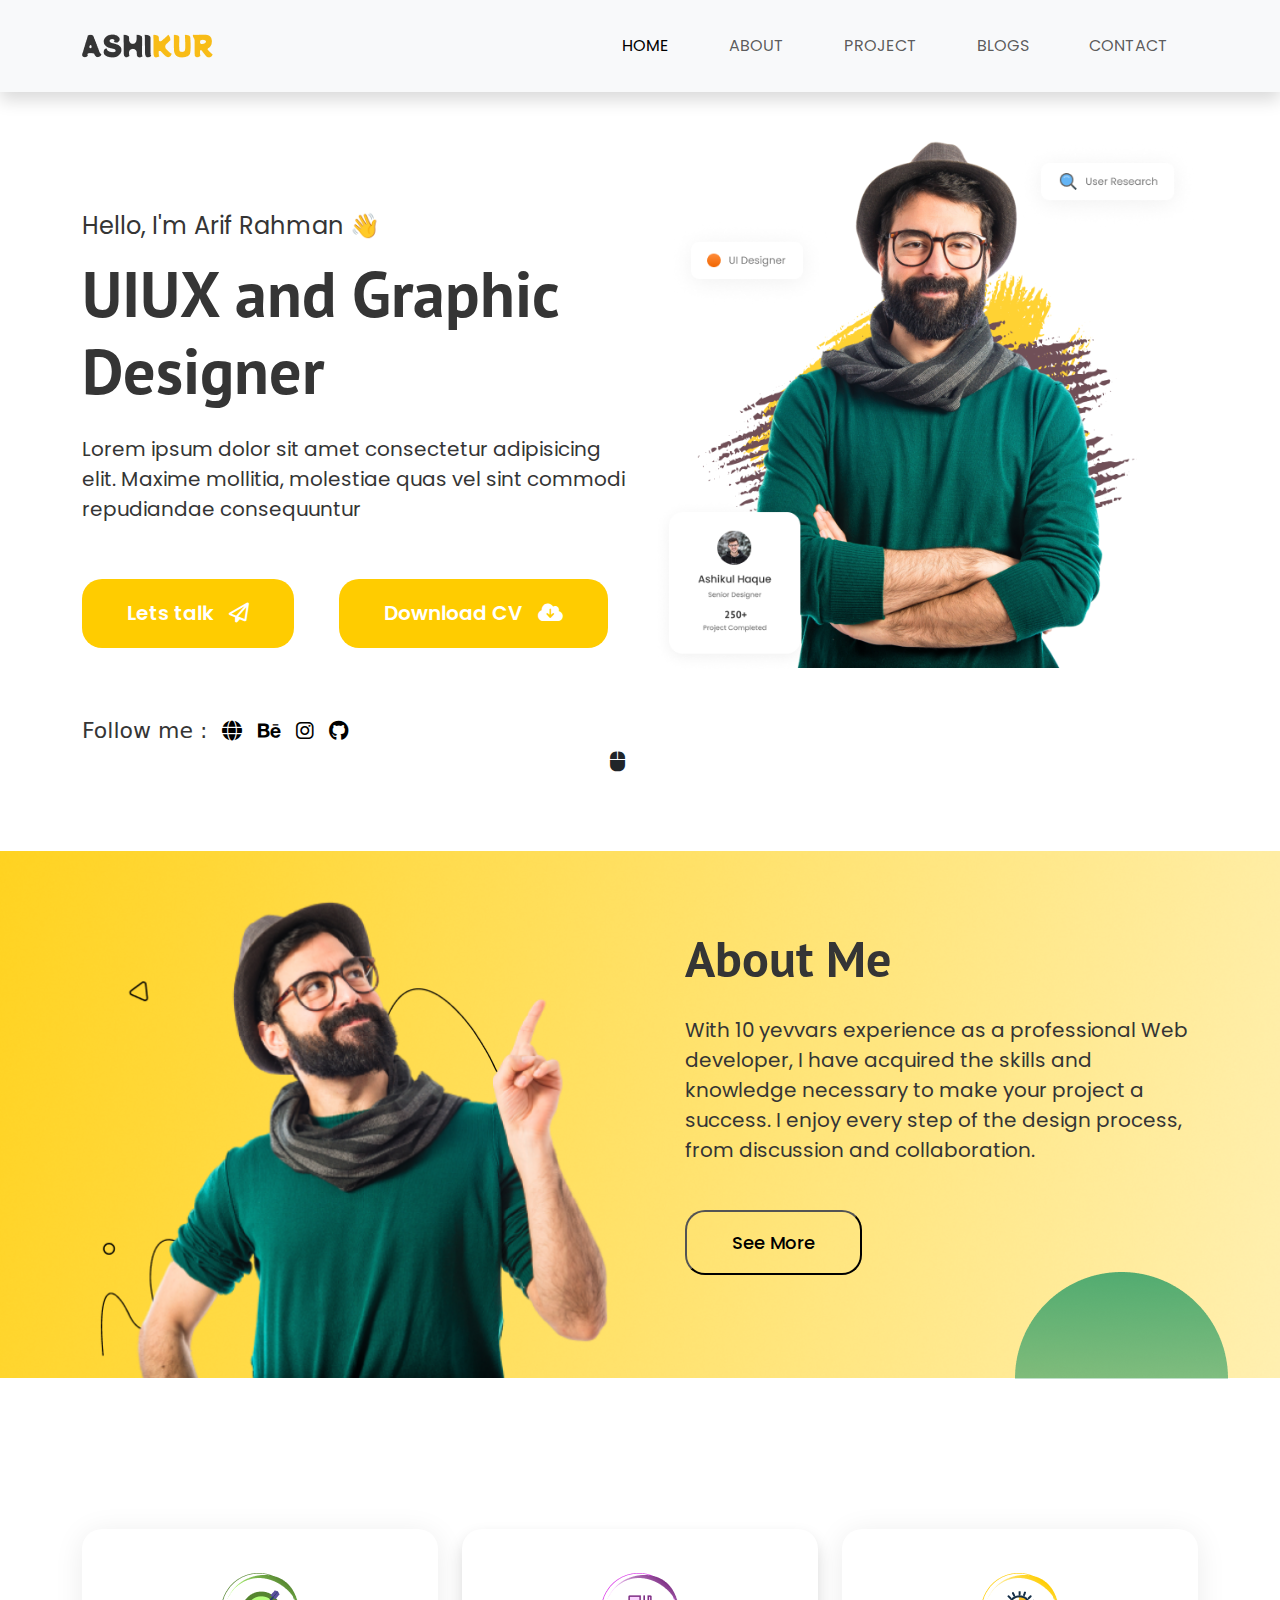
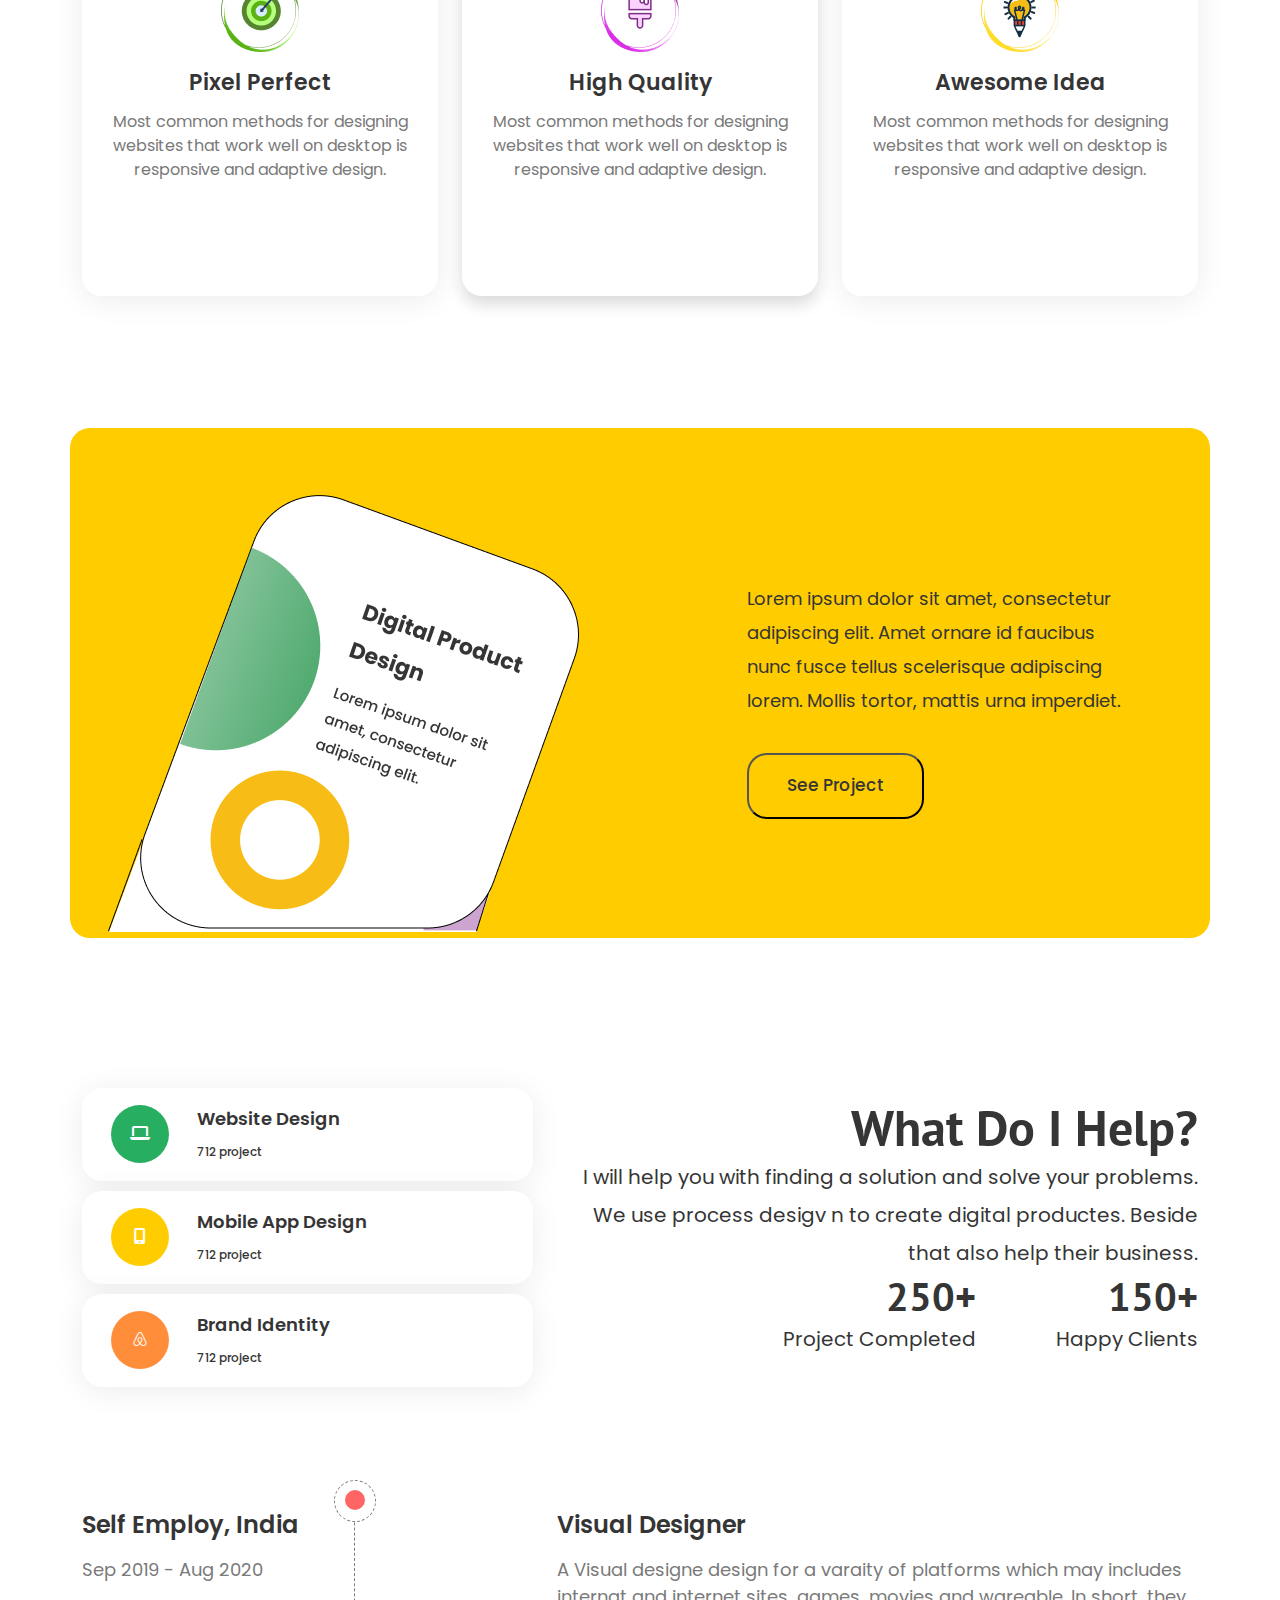
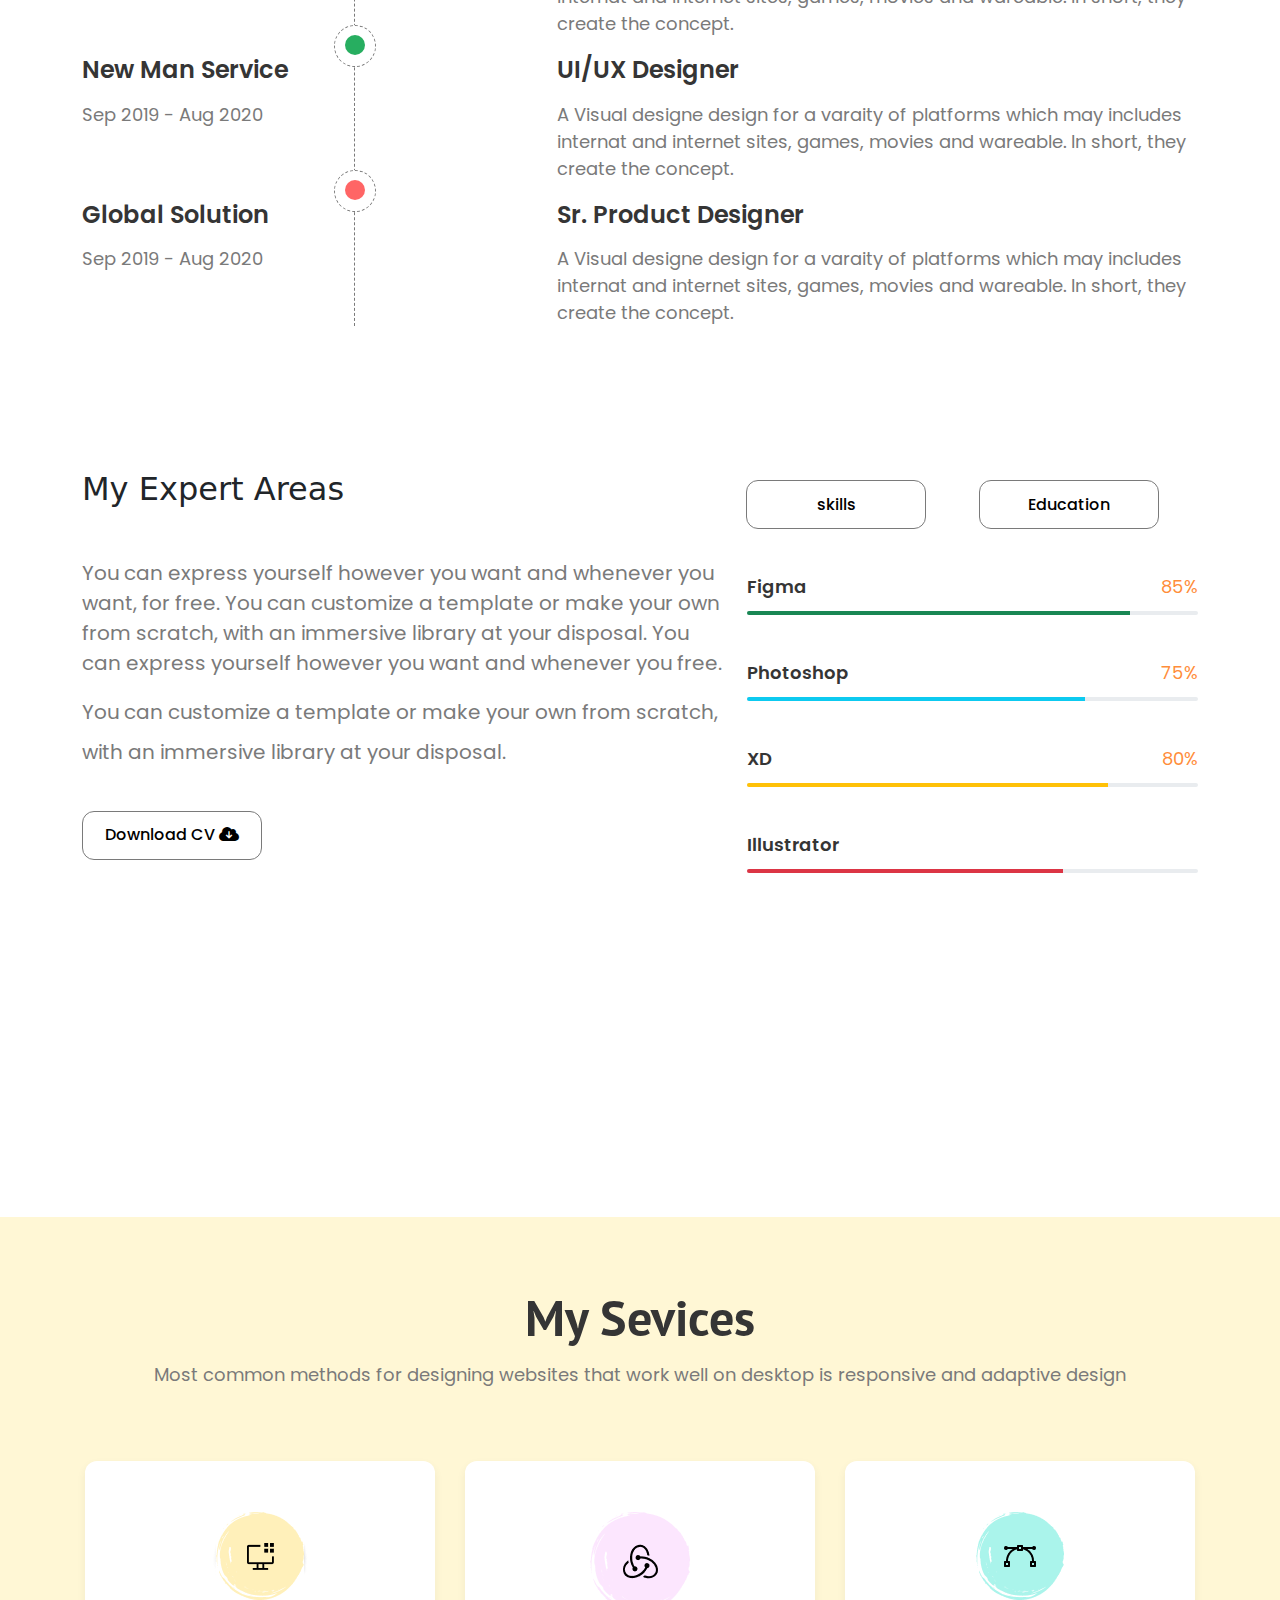
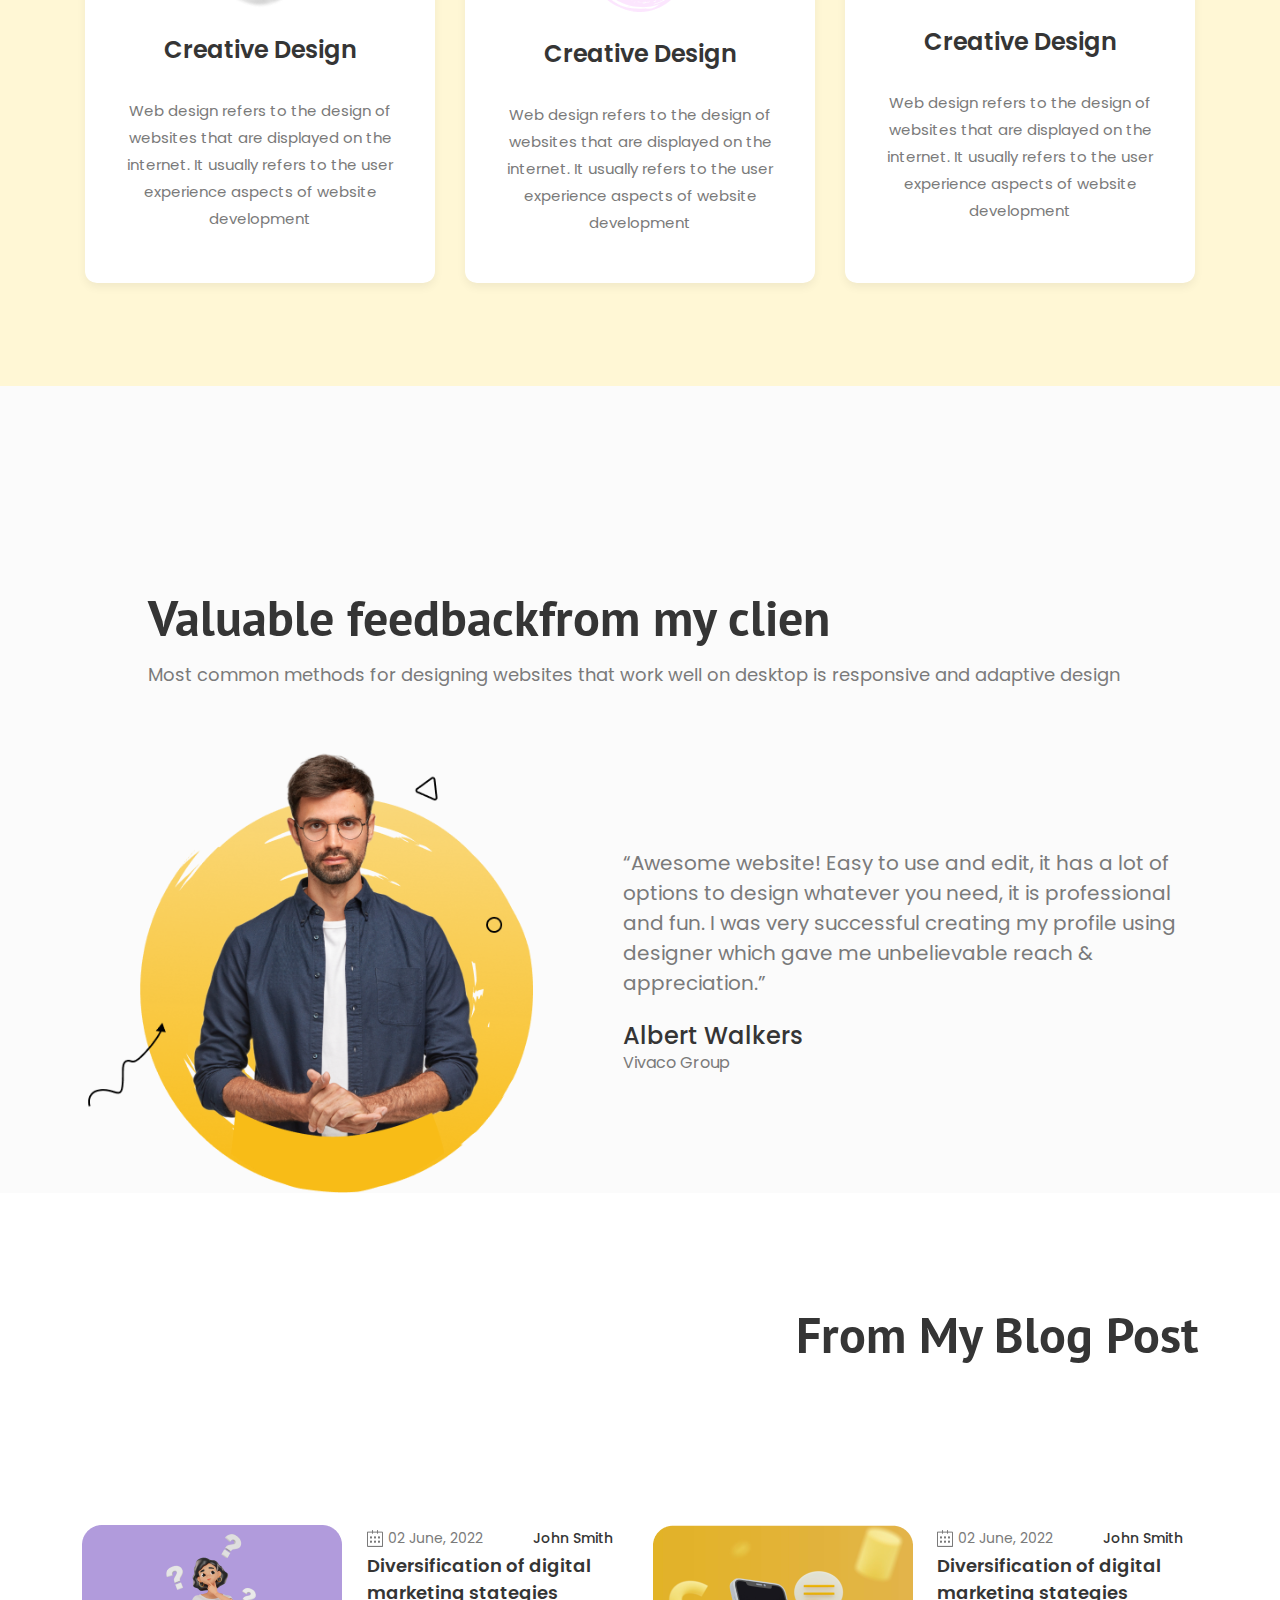
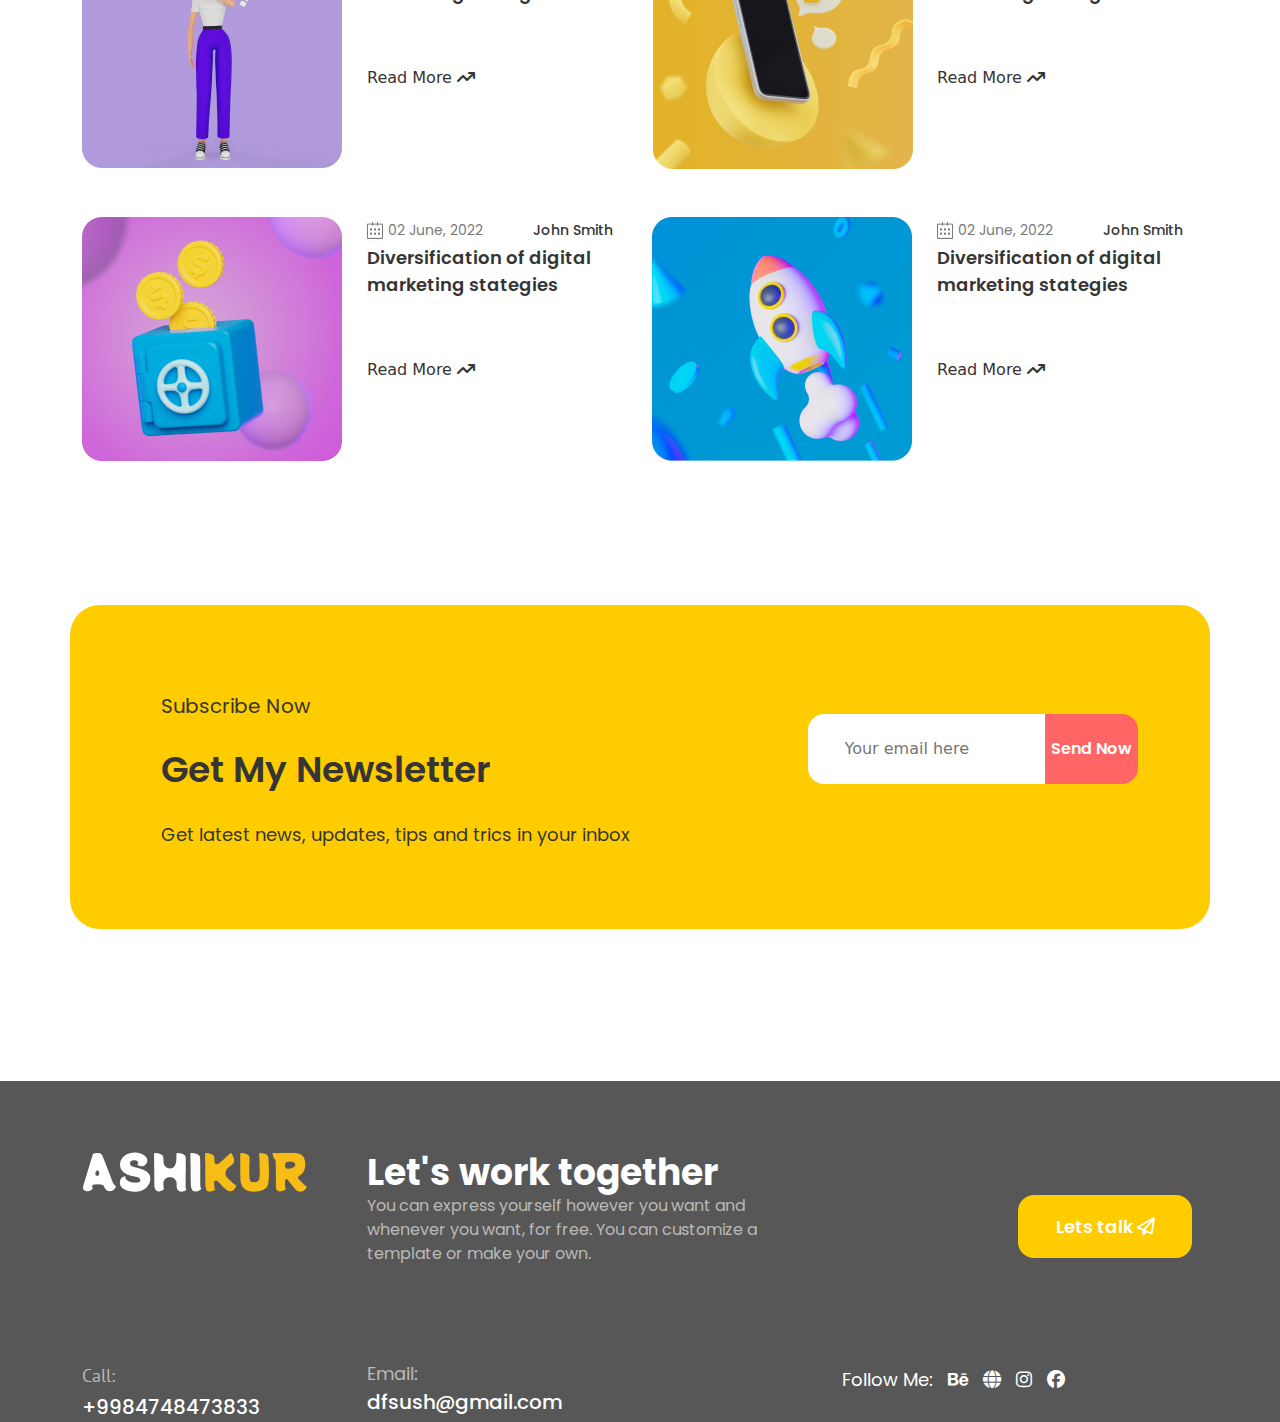
<file: index.html>
<!DOCTYPE html>
<html lang="en">
<head>
    <meta charset="UTF-8">
    <meta name="viewport" content="width=device-width, initial-scale=1.0">
    <title>HOME</title>

    <!--Google Fonts start  -->
    <link rel="preconnect" href="https://fonts.googleapis.com">
    <link rel="preconnect" href="https://fonts.gstatic.com" crossorigin>
    <link href="https://fonts.googleapis.com/css2?family=PT+Sans:ital,wght@0,400;0,700;1,400;1,700&family=Poppins:ital,wght@0,100;0,200;0,300;0,400;0,500;0,600;0,700;0,800;0,900;1,100;1,200;1,300;1,400;1,500;1,600;1,700;1,800;1,900&family=Potta+One&display=swap" rel="stylesheet">
    <!--Google Fonts end  -->
     
    <!--Font awesome cdn start -->
    <link rel="stylesheet" href="https://cdnjs.cloudflare.com/ajax/libs/font-awesome/6.5.2/css/all.min.css"/>
    <!--Font awesome cdn end -->

    <link rel="stylesheet" href="./assects/css/bootstrap.min.css">
    <link rel="stylesheet" href="./assects/css/style.css">
</head>
<body>
    
       <!-- navigation section start -->
        <section id="navigation">
          <nav class="navbar navbar-expand-lg bg-body-tertiary shadow w-100">
            <div class="container">
              <img src="./assects/images/logo.png" alt="Not Found">
              <button class="navbar-toggler" type="button" data-bs-toggle="offcanvas" data-bs-target="#offcanvasRight" aria-controls="offcanvasRight">
                <span class="navbar-toggler-icon"></span>
              </button>
              <div class="collapse navbar-collapse" id="navbarSupportedContent">
                <ul class="navbar-nav ms-auto mb-2 mb-lg-0">
                  <li class="nav-item">
                    <a class="nav-link active" href="./index.html">home</a>
                  </li>
                  <li class="nav-item">
                    <a class="nav-link" href="./about.html">about</a>
                  </li>
                  <li class="nav-item">
                    <a class="nav-link" href="./projects.html">project</a>
                  </li>
                  <li class="nav-item">
                    <a class="nav-link" href="./bloges.html">blogs</a>
                  </li>
                  <li class="nav-item">
                    <a class="nav-link" href="./contact.html">contact</a>
                  </li>
                </ul>
              </div>
            </div>
          </nav>
        </section>

      <!-- offcanvash start -->
        <div class="offcanvas offcanvas-end" tabindex="-1" id="offcanvasRight" aria-labelledby="offcanvasRightLabel">
        <div class="offcanvas-header">
          <h5 class="offcanvas-title" id="offcanvasRightLabel">Navigation</h5>
          <button type="button" class="btn-close bg-light text-light" data-bs-dismiss="offcanvas" aria-label="Close"></button>
        </div>
        <div class="offcanvas-body">
          <Ul>
            <li><a href="./index.html">Home</a></li>
            <li><a href="./about.html">About</a></li>
            <li><a href="./bloges.html"> Blogs</a></li>
            <li><a href="./projects.html">project</a></li>
            <li><a href="./contact.html">Contact</a></li>
          </Ul>
        </div>
        </div> 
      <!-- offcanvash end -->

      <!-- navigation section end -->

      <!-- banner section start -->
        <section id="banner">
         <div class="container">
               <div class="row">
                     <div class="cnt1 col-lg-6">
                              <h4>Hello, I'm Arif Rahman <span>👋</span></h4>
                              <h1>UIUX and Graphic Designer</h1>
                              <p>Lorem ipsum dolor sit amet consectetur adipisicing elit. Maxime mollitia, molestiae quas vel sint commodi repudiandae consequuntur </p>

                           <div class="btn-test">
                                <button class="btn1">Lets talk <span><i class="fa-regular fa-paper-plane"></i></span></button>
                                <button class="btn2">Download CV <span><i class="fa-solid fa-cloud-arrow-down"></i></span></button>
                           </div>
                           <div class="social-icone">
                               <span>Follow me :</span>
                               <span><a target="_blank" href="https://www.google.com/"><i class="fa-solid fa-globe"></i></a></span>
                               <span><a href="#"><i class="fa-brands fa-behance"></i></a></span>
                               <span><a target="_blank" href="https://www.instagram.com/sourab43/?hl=en"><i class="fa-brands fa-instagram"></i></a></span>
                               <span><a target="_blank" href="https://github.com/sourav258013"><i class="fa-brands fa-github"></i></a></span>
                           </div>
                           
                               <span class="mouse"><i class="fa-solid fa-computer-mouse"></i></span>
                          
                    </div>

                    <div class=" col-lg-6">
                         <img class="img-fluid mt-5" src="./assects/images/banner-img.png" alt="not found">
                    </div>
              </div>
        </div>
        </section>
      <!-- banner section end -->

      <!-- about section start -->
       <section id="about">
           <div class="container">
               <div class="row">
                   <div class="col-lg-6">
                       <img class="img-fluid" src="./assects/images/about-photo.png" alt="">
                   </div>
                   <div class="contains col-lg-6">
                       <h1>About Me</h1>
                       <p>With 10 yevvars experience as a professional Web developer, I have acquired the skills and knowledge necessary to make your project a success. I enjoy every step of the design process, from discussion and collaboration.</p>
                       <button>See More</button>
                   </div>
               </div>
           </div>
       </section>
      <!-- about section end -->

      <!-- card section start -->
       <section id="card">
           <div class="container">
               <div class="row">
                   <div class=" col-lg-4">
                         <div class="box">
                               <img src="./assects/images/icone1.png" alt="not found">
                               <h4>Pixel Perfect</h4>
                               <p>Most common methods for designing websites that work well on desktop is responsive and adaptive design.</p>
                         </div>
                   </div>
                   <div class=" col-lg-4">
                      <div class="box shadow">
                             <img src="./assects/images/icone2.png" alt="not found">
                             <h4>High Quality</h4>
                             <p>Most common methods for designing websites that work well on desktop is responsive and adaptive design.</p>
                      </div>
                   </div>
                  <div class=" col-lg-4">
                       <div class="box">
                             <img src="./assects/images/icone3.png" alt="not found">
                                <h4>Awesome Idea</h4>
                                <p>Most common methods for designing websites that work well on desktop is responsive and adaptive design.</p>
                       </div>
                  </div>
               </div>
           </div>
       </section>
      <!-- card section end -->

      <!-- project section start -->
       <section id="project">
           <div class="container">
                  <div class="row">
                    <div class="col-lg-7">
                        <img class="img-fluid mt-5" src="./assects/images/digital-product.png" alt="not found">
                    </div>
                    <div class="col-lg-5">
                        <p>Lorem ipsum dolor sit amet, consectetur adipiscing elit. Amet ornare id faucibus nunc fusce tellus scelerisque adipiscing lorem. Mollis tortor, mattis urna imperdiet.</p>
                        <button>See Project</button>
                    </div>
                </div>
           </div>
       </section>
      <!-- project section end -->

      <!-- review section start -->
       <section id="review">
           <div class="container">
               <div class="row justify-content-between">
                   <div class="col-lg-5">
                      <div class="box">
                        <div class="row">
                          <div class="col-2">
                              <div class="icn1">
                                <span><a href="#"><i class="fa-solid fa-laptop"></i></a></span>
                              </div>
                          </div>
                         <div class="col-10">
                           <h4>Website Design</h4>
                           <p>712 project</p>
                         </div>
                         </div>
                      </div>
                      <div class="box">
                        <div class="row">
                          <div class="col-2">
                            <div class="icn2">
                              <span><a href="#"><i class="fa-solid fa-mobile-screen-button"></i></a></span>
                            </div>
                          </div>
                         <div class="col-10">
                          <h4>Mobile App Design</h4>
                          <p>712 project</p>
                         </div>
                         </div>
                      </div>
                      <div class="box">
                        <div class="row">
                          <div class="col-2">
                              <div class="icn3">
                                <span><a href="#"><i class="fa-brands fa-airbnb"></i></a></span>
                              </div>
                          </div>
                         <div class="col-10">
                          <h4>Brand Identity</h4>
                          <p>712 project</p>
                         </div>
                         </div>
                      </div>
                   </div>
                   <div class="col-lg-7">
                       <div class="contains">
                        <h1>What Do I Help?</h1>
                        <p>I will help you with finding a solution and solve your problems. We use process desigv n to create digital productes. Beside that also help their business.</p>
                       
                      <div class="row">
                         <div class="col-8">
                             <h3>250+</h3>
                             <p>Project Completed</p>
                         </div>
                         <div class="col-4">
                            <h3>150+</h3>
                            <p>Happy Clients</p>
                         </div>
                      </div>
                    </div>
                   </div>
               </div>
           </div>
       </section>
      <!-- review section end -->

      <!-- service section start -->
        <section id="service">
           <div class="container">
               <div class="sub-ex">
                    <div class="row justify-content-between">
                  <div class="col-lg-3 title">
                     <h4>Self Employ, India</h4>
                     <p>Sep 2019 - Aug 2020</p>
                  </div>
                  <div class="col-lg-7">
                     <h4>Visual Designer</h4>
                     <p>A Visual designe design for a varaity of platforms which may includes internat and internet sites, games, movies and wareable. In short, they create the concept.</p>
                  </div>
                    </div>
               </div>

               <div class="sub-ex">
                    <div class="row justify-content-between">
                  <div class="col-lg-3 title">
                   <h4>New Man Service</h4>
                   <p>Sep 2019 - Aug 2020</p>
                  </div>
                  <div class="col-lg-7">
                   <h4>UI/UX Designer</h4>
                   <p>A Visual designe design for a varaity of platforms which may includes internat and internet sites, games, movies and wareable. In short, they create the concept.</p>
                  </div>
                    </div>
               </div>

               <div class="sub-ex">  
                     <div class="row justify-content-between">
                  <div class="col-lg-3 title">
                 <h4>Global Solution</h4>
                 <p>Sep 2019 - Aug 2020</p>
                  </div>
                  <div class="col-lg-7">
                 <h4>Sr. Product Designer</h4>
                 <p>A Visual designe design for a varaity of platforms which may includes internat and internet sites, games, movies and wareable. In short, they create the concept.</p>
                  </div>
                     </div>
               </div>          
           </div>
       </section>
      <!-- service section end -->

      <!-- skill section start -->
        <section id="skill">
          <div class="container">
              <div class="row">
                  <div class="col-lg-7">
                      <h2>My Expert Areas</h2>
                      <p class="p1">You can express yourself however you want and whenever you want, for free. You can customize a template or make your own from scratch, with an immersive library at your disposal. You can express yourself however you want and whenever you free.</p>
                      <p class="p2">You can customize a template or make your own from scratch, with an immersive library at your disposal.</p>
                      <button>Download CV <span><i class="fa-solid fa-cloud-arrow-down"></i></span></button>
                  </div>
                   <div class="col-lg-5">
                  <div class="row">
                    <div class="nav nav-tabs" id="nav-tab" role="tablist">
                     <div class="col-6">
                      <button class="btn1" id="nav-home-tab" data-bs-toggle="tab" data-bs-target="#nav-home" type="button" role="tab" aria-controls="nav-home" aria-selected="false">skills</button>
                      </div>
                      <div class="col-6">
                        <button class="btn2" id="nav-profile-tab" data-bs-toggle="tab" data-bs-target="#nav-profile" type="button" role="tab" aria-controls="nav-profile" aria-selected="false">Education</button>
                      </div>
                    </div>

                    <div class="tab-content" id="nav-tabContent">
                      <!-- skill -->
                       <div class="tab-pane fade show active" id="nav-home" role="tabpanel" aria-labelledby="nav-home-tab" tabindex="0">                        
                             <div class="row">
                              <div class="abc">
                                  <div class="col-6 txt">Figma</div>
                                  <div class="col-6 num">85%</div>
                              </div>
                            </div>
                            <div class="progress" role="progressbar" aria-label="Success example" aria-valuenow="25" aria-valuemin="0" aria-valuemax="100">
                            <div class="progress-bar bg-success" style="width: 85%"></div>
                            </div>
  
                             <div class="row">
                              <div class="abc">
                                  <div class="col-6 txt">Photoshop</div>
                                  <div class="col-6 num">75%</div>
                              </div>
                            </div>
                            <div class="progress" role="progressbar" aria-label="Info example" aria-valuenow="50" aria-valuemin="0" aria-valuemax="100">
                              <div class="progress-bar bg-info text-dark" style="width: 75%"></div>
                            </div>
  
                             <div class="row">
                              <div class="abc">
                                  <div class="col-6 txt">XD</div>
                                  <div class="col-6 num">80%</div>
                              </div>
                            </div>
                            <div class="progress" role="progressbar" aria-label="Warning example" aria-valuenow="75" aria-valuemin="0" aria-valuemax="100">
                              <div class="progress-bar bg-warning text-dark" style="width: 80%"></div>
                            </div>
  
                             <div class="row">
                              <div class="abc">
                                  <div class="col-6 txt">Illustrator</div>
                                  <div class="col-6 num"></div>
                              </div>
                            </div>
                            <div class="progress" role="progressbar" aria-label="Danger example" aria-valuenow="100" aria-valuemin="0" aria-valuemax="100">
                              <div class="progress-bar bg-danger" style="width: 70%"></div>
                            </div>
                         </div>
                      <!-- skill end -->
                    </div>

                      <!-- education -->
                      <div class="tab-pane fade" id="nav-profile" role="tabpanel"    aria-labelledby="nav-profile-tab" tabindex="0">
                        <div class="row">
                          <div class="abc">
                            <div class="col-6 txt">SSC</div>
                            <div class="col-6 num">GPA 5</div>
                          </div>
                        </div>
                          <div class="progress" role="progressbar" aria-label="Danger example" aria-valuenow="100" aria-valuemin="0" aria-valuemax="100">
                           <div class="progress-bar bg-danger" style="width: 100%"></div>
                          </div>
                          <div class="row">
                            <div class="abc">
                              <div class="col-6 txt">HSC</div>
                              <div class="col-6 num">GPA 5</div>
                            </div>
                          </div>
                          <div class="progress" role="progressbar" aria-label="Warning example" aria-valuenow="75" aria-valuemin="0" aria-valuemax="100">
                            <div class="progress-bar bg-warning text-dark" style="width: 100%"></div>
                          </div>
                        
                          <div class="row">
                            <div class="abc">
                              <div class="col-6 txt">BSS HONOURS</div>
                              <div class="col-6 num">CGPA 3.75</div>
                            </div>
                          </div>
                          <div class="progress" role="progressbar" aria-label="Info example" aria-valuenow="50" aria-valuemin="0" aria-valuemax="100">
                            <div class="progress-bar bg-info text-dark" style="width: 97%"></div>
                          </div>
                          <div class="row">
                            <div class="abc">
                              <div class="col-6 txt">MASTERS</div>
                              <div class="col-6 num">CGPA 3.65</div>
                            </div>
                          </div>
                          <div class="progress" role="progressbar" aria-label="Success example" aria-valuenow="25" aria-valuemin="0" aria-valuemax="100">
                            <div class="progress-bar bg-success" style="width: 95%"></div>
                          </div>
                      </div>
                      <!-- education end -->
                  </div>             
                  </div> 
                </div>                         
              </div>
            </div>
          </div>
        </section>
       <!-- skill section end -->

       <!-- my-service section start -->
         <section id="my-service">
            <div class="container">
                  <div class="col-lg-12">
                    <div class="contains">
                      <h1>My Sevices</h1>
                      <p>Most common methods for designing websites that work well on desktop is responsive and adaptive design</p>
                  </div>
                  </div>
                 <div class="row">
                     <div class="col-lg-4">
                         <div class="box">
                             <img src="./assects/images/Frame1.png" alt="not found">
                             <h4>Creative Design</h4>
                             <p>Web design refers to the design of websites that are displayed on the internet. It usually refers to the user experience aspects of website development</p>
                         </div>
                     </div>
                     <div class="col-lg-4">
                      <div class="box">
                          <img src="./assects/images/Frame2.png" alt="not found">
                          <h4>Creative Design</h4>
                          <p>Web design refers to the design of websites that are displayed on the internet. It usually refers to the user experience aspects of website development</p>
                      </div>
                  </div>
                  <div class="col-lg-4">
                    <div class="box">
                        <img src="./assects/images/Frame3.png" alt="not found">
                        <h4>Creative Design</h4>
                        <p>Web design refers to the design of websites that are displayed on the internet. It usually refers to the user experience aspects of website development</p>
                    </div>
                </div>
                 </div>
            </div>
         </section>
       <!-- my-service section end -->

       <!-- client-review section start -->
         <section id="client-review">
             <div class="container">
                  <div class="contains">
                           <h1>Valuable feedbackfrom my clien</h1>
                           <p class="p">Most common methods for designing websites that work well on desktop is responsive and adaptive design</p>
                  </div>
                  <div class="row">
                      <div class="col-lg-5">
                       <img class="img-fluid" src="./assects/images/cleaint-photo.png" alt="image not found">
                      </div>
                      <div class="col-lg-7">
                        <p>“Awesome website! Easy to use and edit, it has a lot of options to design whatever you need, it is professional and fun. I was very successful creating my profile using designer which gave me unbelievable reach & appreciation.”</p>
                        <h4>Albert Walkers</h4>
                        <span>Vivaco Group</span>
                      </div>
                  </div>
             </div>
         </section>
       <!-- client-review section end -->

       <!-- blog section start -->
         <section id="blog">
            <div class="container">
                 <div class="contains">
                          <h1>From My Blog Post</h1>
                 </div>
             
                 <div class="row">
                    <!-- first row start -->
                         <div class="col-lg-6 mt-5">

                          <div class="row">
                             <div class="col-lg-6">
                                <img src="./assects/images/blog-img1.png" alt="image not found">
                             </div>
                             <div class="col-lg-6">
                                  <div class="row">
                                     <div class="col-7">
                                        <img src="./assects/images/blog-icon.png" alt="not found">
                                        <span class="date">02 June, 2022</span>
                                     </div>
                                     <div class="col-5">
                                        <span class="name">John Smith</span>
                                     </div>
                                  </div>
                                  <p>Diversification of digital marketing stategies</p>
                                  <a href="#">Read More <span><i class="fa-solid fa-arrow-trend-up"></i></span></a>
                             </div>
                          </div>

                        </div>

                        <div class="col-lg-6 mt-5">

                           <div class="row">
                             <div class="col-lg-6">
                                <img src="./assects/images/blog-img2.png" alt="image not found">
                             </div>
                             <div class="col-lg-6">
                                  <div class="row">
                                     <div class="col-7">
                                        <img src="./assects/images/blog-icon.png" alt="not found">
                                        <span class="date">02 June, 2022</span>
                                     </div>
                                     <div class="col-5">
                                        <span class="name">John Smith</span>
                                     </div>
                                  </div>
                                  <p>Diversification of digital marketing stategies</p>
                                  <a href="#">Read More <span><i class="fa-solid fa-arrow-trend-up"></i></span></a>
                             </div>
                           </div>

                       </div>
                   <!-- first row end -->

                   <!-- second row start -->
                      <div class="col-lg-6 mt-5">

                       <div class="row">

                        <div class="col-lg-6">
                          <img src="./assects/images/blog-img3.png" alt="image not found">
                        </div>

                        <div class="col-lg-6">
                            <div class="row">
                               <div class="col-7">
                                  <img src="./assects/images/blog-icon.png" alt="not found">
                                  <span class="date">02 June, 2022</span>
                               </div>
                               <div class="col-5">
                                  <span class="name">John Smith</span>
                               </div>
                            </div>
                            <p>Diversification of digital marketing stategies</p>
                            <a href="#">Read More <span><i class="fa-solid fa-arrow-trend-up"></i></span></a>
                        </div> 

                       </div>

                     </div>

                        <div class="col-lg-6 mt-5">

                           <div class="row">

                            <div class="col-lg-6">
                               <img src="./assects/images/blog-img4.png" alt="image not found">
                            </div>

                            <div class="col-lg-6">
                                 <div class="row">
                                    <div class="col-7">
                                       <img src="./assects/images/blog-icon.png" alt="not found">
                                       <span class="date">02 June, 2022</span>
                                    </div>
                                    <div class="col-5">
                                       <span class="name">John Smith</span>
                                    </div>
                                 </div>
                                 <p>Diversification of digital marketing stategies</p>
                                 <a href="#">Read More <span><i class="fa-solid fa-arrow-trend-up"></i></span></a>
                            </div>

                          </div>

                       </div>
                   <!-- second row end -->              
                 </div>
            </div>
         </section>
       <!-- blog section end -->

       <!-- submit section start -->
         <section id="submit">
            <div class="container">
                <div class="row">
                  <div class="col-lg-7">
                     <div class="contains">
                        <span>Subscribe Now</span>
                        <h1>Get My Newsletter</h1>
                        <p>Get latest news, updates, tips and trics in your inbox</p>
                      </div>
                    </div>
                   <div class="col-lg-5">
                      <div class="box">
                         <input class="inpute" type="email" placeholder="Your email here">
                         <button class="button">Send Now</button>
                      </div>
                   </div>
                </div>
            </div>
         </section>
       <!-- submit section end -->

       <!-- footer section start -->
         <section id="footer">
            <div class="container">
               <!-- row-1 start -->
                 <div class="row">
                <div class="col-lg-3">
                    <img src="./assects/images/ASHIKUR.png" alt="not found">
                </div>
                <div class="col-lg-5">
                    <div class="contains">
                      <h1>Let's work together</h1>
                      <p>You can express yourself however you want and whenever you want, for free. You can customize a template or make your own.</p>
                    </div>
                </div>
                <div class="col-lg-4">
                    <button>Lets talk <span><i class="fa-regular fa-paper-plane"></i></span></button>
                </div>
                </div>
               <!-- row-1 end -->
              
                 <!-- row-2 start -->               
                 <div class="row">
                  <div class="col-lg-3">
                      <div class="contact">
                        <span>Call:</span>
                        <p>+9984748473833</p>
                      </div>
                  </div>

                  <div class="col-lg-5">
                        <div class="email">
                          <span>Email:</span>
                          <p>dfsush@gmail.com</p>
                        </div>
                  </div>

                  <div class="col-lg-4">
                        <div class="social-media">
                          <span>Follow Me:</span>                              
                          <span><a target="_blank" href="https://www.behance.net/"><i class="fa-brands fa-behance"></i></a></i></span>
                          <span><a target="_blank" href="https://www.google.com"><i class="fa-solid fa-globe"></i></a></span>
                          <span><a target="_blank" href="https://www.instagram.com"><i class="fa-brands fa-instagram"></i></a></i></span>
                          <span><a target="_blank" href="https://www.facebook.com/groups/399983712377338/user/100016265318901"><i class="fa-brands fa-facebook"></i></a></span>
                        </div>
                     </div>
                </div>
                <!-- row-2 end -->
             </div>
         </section>
       <!-- footer section end -->


    <script src="./assects/js/bootstrap.bundle.min.js"></script>
    <script src="./assects/js/app.js"></script>
  </body>
  </html>
</file>
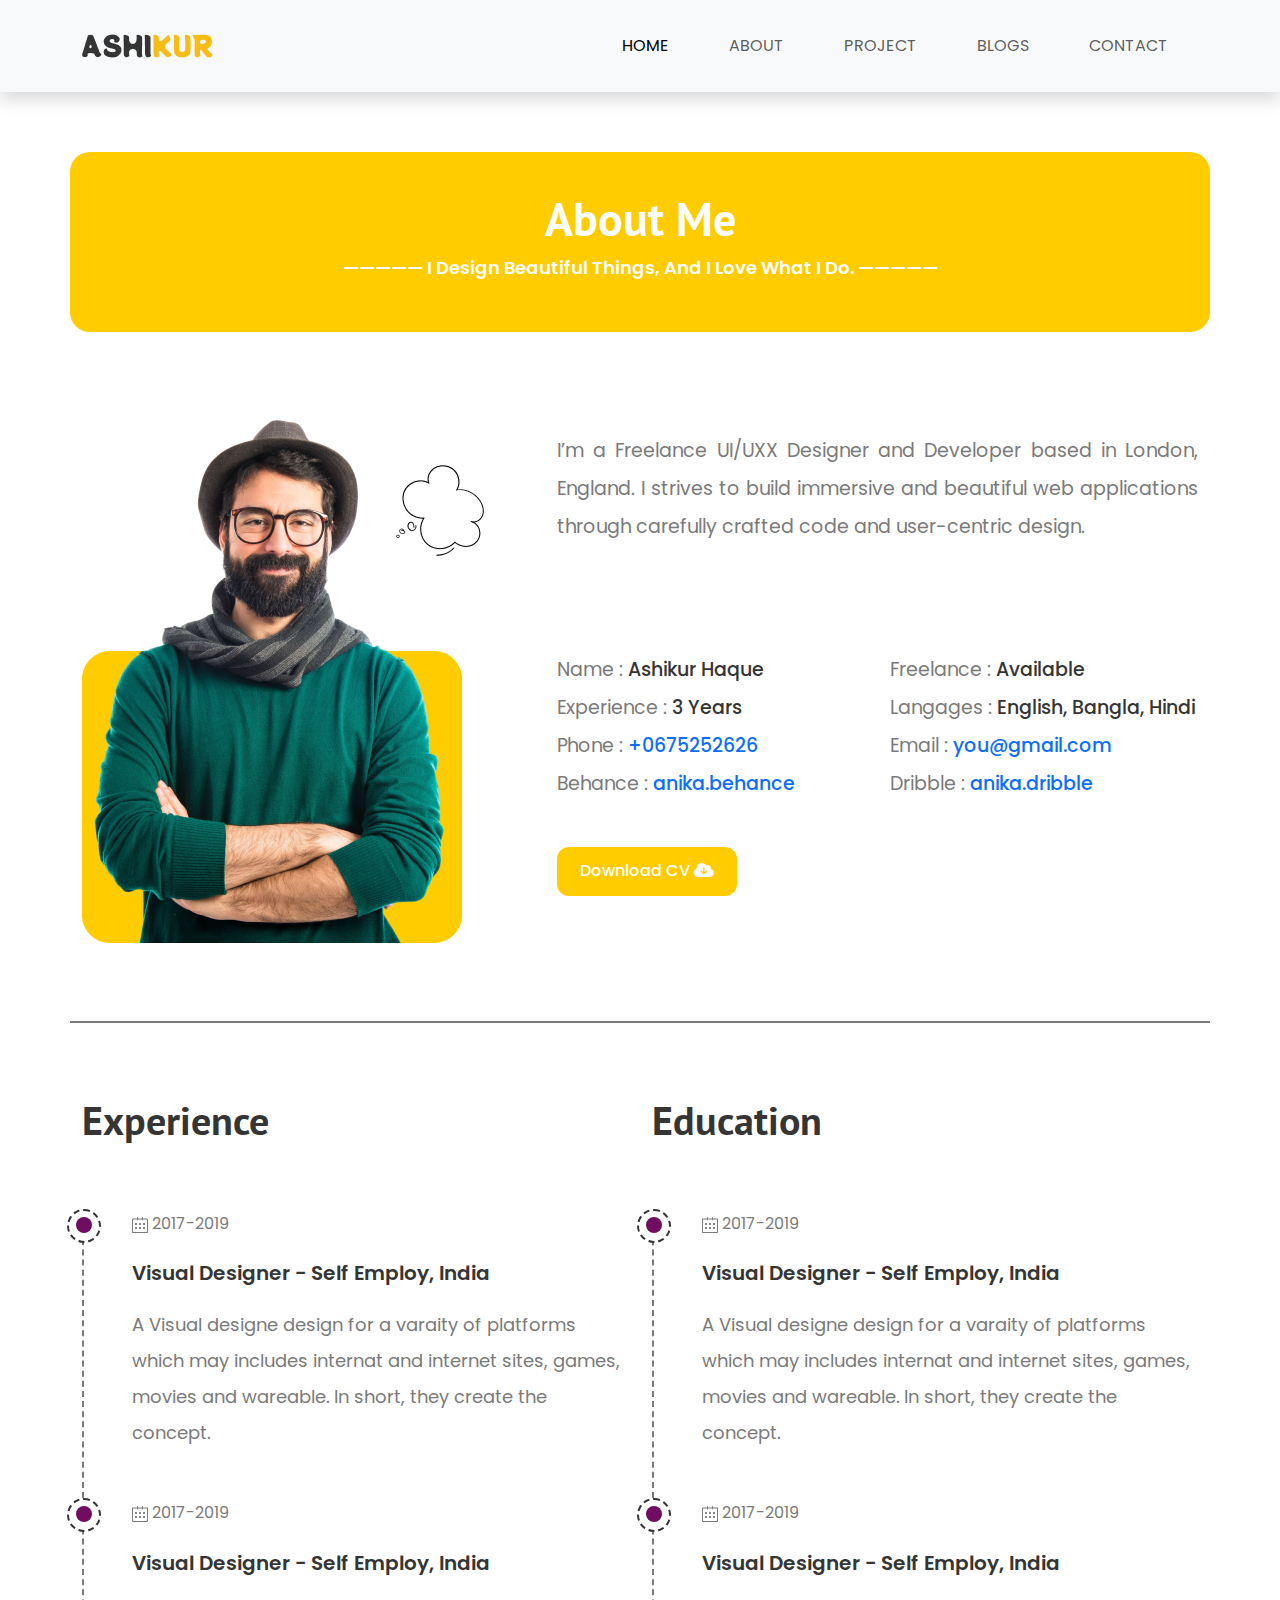
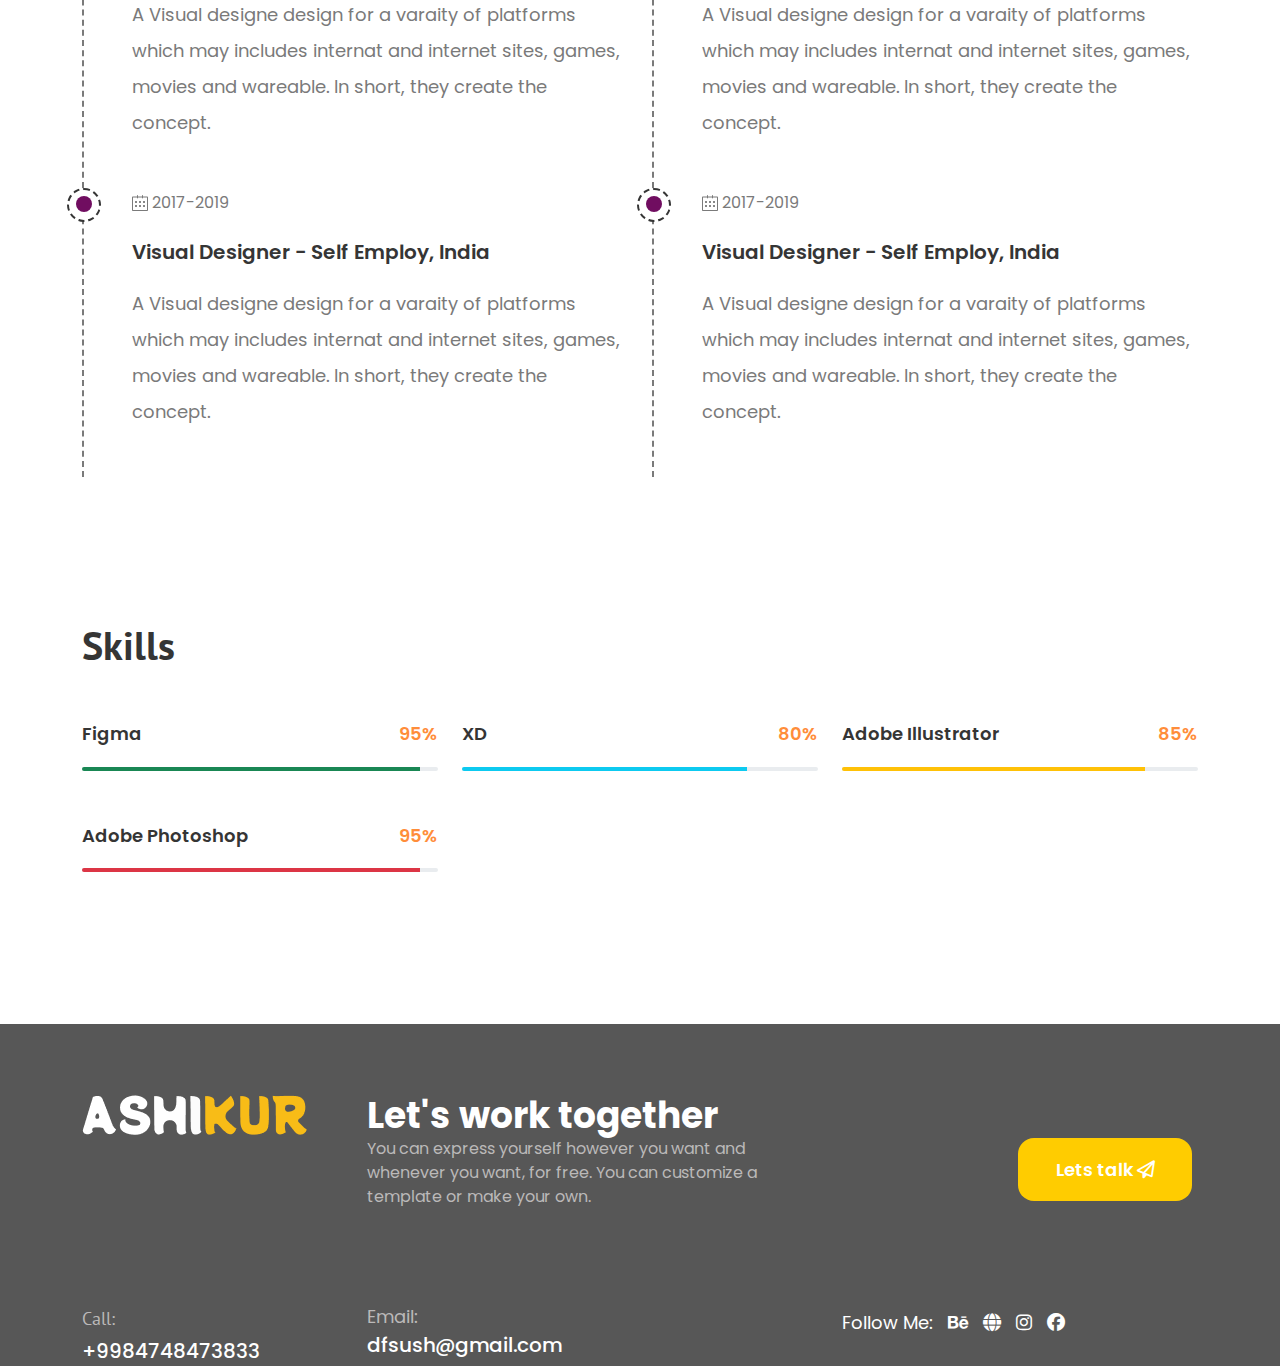
<file: about.html>
<!DOCTYPE html>
<html lang="en">

<head>
    <meta charset="UTF-8">
    <meta name="viewport" content="width=device-width, initial-scale=1.0">
    <title>ABOUT</title>
    <!--Google Fonts start  -->
    <link rel="preconnect" href="https://fonts.googleapis.com">
    <link rel="preconnect" href="https://fonts.gstatic.com" crossorigin>
    <link
        href="https://fonts.googleapis.com/css2?family=PT+Sans:ital,wght@0,400;0,700;1,400;1,700&family=Poppins:ital,wght@0,100;0,200;0,300;0,400;0,500;0,600;0,700;0,800;0,900;1,100;1,200;1,300;1,400;1,500;1,600;1,700;1,800;1,900&family=Potta+One&display=swap"
        rel="stylesheet">
    <!--Google Fonts end  -->

    <!--Font awesome cdn start -->
    <link rel="stylesheet" href="https://cdnjs.cloudflare.com/ajax/libs/font-awesome/6.5.2/css/all.min.css" />
    <!--Font awesome cdn end -->

    <link rel="stylesheet" href="./assects/css/bootstrap.min.css">
    <link rel="stylesheet" href="./assects/css/style.css">
</head>

<body>
    <!-- navigation section start -->
    <section id="navigation">
        <nav class="navbar navbar-expand-lg bg-body-tertiary shadow w-100">
            <div class="container">
                <img src="./assects/images/About/logo.png" alt="Not Found">
                <button class="navbar-toggler" type="button" data-bs-toggle="offcanvas" data-bs-target="#offcanvasRight"
                    aria-controls="offcanvasRight">
                    <span class="navbar-toggler-icon"></span>
                </button>
                <div class="collapse navbar-collapse" id="navbarSupportedContent">
                    <ul class="navbar-nav ms-auto mb-2 mb-lg-0">
                        <li class="nav-item">
                            <a class="nav-link active" href="./index.html">home</a>
                        </li>
                        <li class="nav-item">
                            <a class="nav-link" href="./about.html">about</a>
                        </li>
                        <li class="nav-item">
                            <a class="nav-link" href="./projects.html">project</a>
                        </li>
                        <li class="nav-item">
                            <a class="nav-link" href="./bloges.html">blogs</a>
                        </li>
                        <li class="nav-item">
                            <a class="nav-link" href="./contact.html">contact</a>
                        </li>
                    </ul>
                </div>
            </div>
        </nav>
    </section>
    <!-- offcanvash start -->
    <div class="offcanvas offcanvas-end" tabindex="-1" id="offcanvasRight" aria-labelledby="offcanvasRightLabel">
        <div class="offcanvas-header">
            <h5 class="offcanvas-title" id="offcanvasRightLabel">Navigation</h5>
            <button type="button" class="btn-close bg-light text-light" data-bs-dismiss="offcanvas"
                aria-label="Close"></button>
        </div>
        <div class="offcanvas-body">
            <Ul>
                <li><a href="./index.html">Home</a></li>
                <li><a href="./about.html">About</a></li>
                <li><a href="./bloges.html"> Blogs</a></li>
                <li><a href="./projects.html">project</a></li>
                <li><a href="./contact.html">Contact</a></li>
            </Ul>
        </div>
    </div>
    <!-- offcanvash end -->
    <!-- navigation section end -->


    <!-- about section srart -->
    <section id="about2">
        <div class="container">
            <div class="row">
                <div class="col-lg-12">
                    <div class="contains">
                        <h1>About Me</h1>
                        <p><span>—————</span> I Design Beautiful Things, And I Love What I Do. <span>—————</span></p>
                    </div>
                </div>
            </div>
        </div>
    </section>
    <!-- about section end -->


    <!-- personal-info section start -->
    <section id="personal-info">
        <div class="container">
            <div class="row">
                <div class="col-lg-5">
                    <img class="img-fluid" src="./assects/images/About/photo.png" alt="not found">
                </div>
                <div class="col-lg-7">
                    <div class="contains">
                        <p>I’m a Freelance UI/UXX Designer and Developer based in London, England. I strives to build
                            immersive and beautiful web applications through carefully crafted code and user-centric
                            design.</p>
                    </div>
                    <div class="info">
                        <div class="row">
                            <div class="col-lg-6">
                                <p>Name : <span>Ashikur Haque</span></p>
                                <p>Experience : <span>3 Years</span></p>
                                <p>Phone : <span><a href="#">+0675252626</a></span></p>
                                <p>Behance : <span><a href="#">anika.behance</a></span></p>
                            </div>
                            <div class="col-lg-6">
                                <p>Freelance : <span>Available</span></p>
                                <p>Langages : <span>English, Bangla, Hindi</span></p>
                                <p>Email : <span><a href="#">you@gmail.com</a></span></p>
                                <p>Dribble : <span><a href="#">anika.dribble</a></span></p>
                            </div>
                        </div>
                    </div>
                    <button>Download CV <span><i class="fa-solid fa-cloud-arrow-down"></i></span></button>
                </div>
            </div>
        </div>
    </section>
    <!-- personal-info section end -->


    <!-- experience section start -->
    <section id="experiance">
        <div class="container">
            <div class="row">
                <div class="col-lg-6">
                    <div class="contains">
                        <div class="heading">
                            <h1>Experience</h1>
                        </div>
                        <div class="information">
                            <span><svg xmlns="http://www.w3.org/2000/svg" width="1em" height="1em"
                                    viewBox="0 0 1024 1024">
                                    <path fill="currentColor"
                                        d="m960 95.888l-256.224.001V32.113c0-17.68-14.32-32-32-32s-32 14.32-32 32v63.76h-256v-63.76c0-17.68-14.32-32-32-32s-32 14.32-32 32v63.76H64c-35.344 0-64 28.656-64 64v800c0 35.343 28.656 64 64 64h896c35.344 0 64-28.657 64-64v-800c0-35.329-28.656-63.985-64-63.985m0 863.985H64v-800h255.776v32.24c0 17.679 14.32 32 32 32s32-14.321 32-32v-32.224h256v32.24c0 17.68 14.32 32 32 32s32-14.32 32-32v-32.24H960zM736 511.888h64c17.664 0 32-14.336 32-32v-64c0-17.664-14.336-32-32-32h-64c-17.664 0-32 14.336-32 32v64c0 17.664 14.336 32 32 32m0 255.984h64c17.664 0 32-14.32 32-32v-64c0-17.664-14.336-32-32-32h-64c-17.664 0-32 14.336-32 32v64c0 17.696 14.336 32 32 32m-192-128h-64c-17.664 0-32 14.336-32 32v64c0 17.68 14.336 32 32 32h64c17.664 0 32-14.32 32-32v-64c0-17.648-14.336-32-32-32m0-255.984h-64c-17.664 0-32 14.336-32 32v64c0 17.664 14.336 32 32 32h64c17.664 0 32-14.336 32-32v-64c0-17.68-14.336-32-32-32m-256 0h-64c-17.664 0-32 14.336-32 32v64c0 17.664 14.336 32 32 32h64c17.664 0 32-14.336 32-32v-64c0-17.68-14.336-32-32-32m0 255.984h-64c-17.664 0-32 14.336-32 32v64c0 17.68 14.336 32 32 32h64c17.664 0 32-14.32 32-32v-64c0-17.648-14.336-32-32-32" />
                                </svg> 2017-2019</span>
                            <h6>Visual Designer - Self Employ, India</h6>
                            <p> A Visual designe design for a varaity of platforms which may includes internat and
                                internet sites, games, movies and wareable. In short, they create the concept.</p>
                        </div>
                        <div class="information">
                            <span><svg xmlns="http://www.w3.org/2000/svg" width="1em" height="1em"
                                    viewBox="0 0 1024 1024">
                                    <path fill="currentColor"
                                        d="m960 95.888l-256.224.001V32.113c0-17.68-14.32-32-32-32s-32 14.32-32 32v63.76h-256v-63.76c0-17.68-14.32-32-32-32s-32 14.32-32 32v63.76H64c-35.344 0-64 28.656-64 64v800c0 35.343 28.656 64 64 64h896c35.344 0 64-28.657 64-64v-800c0-35.329-28.656-63.985-64-63.985m0 863.985H64v-800h255.776v32.24c0 17.679 14.32 32 32 32s32-14.321 32-32v-32.224h256v32.24c0 17.68 14.32 32 32 32s32-14.32 32-32v-32.24H960zM736 511.888h64c17.664 0 32-14.336 32-32v-64c0-17.664-14.336-32-32-32h-64c-17.664 0-32 14.336-32 32v64c0 17.664 14.336 32 32 32m0 255.984h64c17.664 0 32-14.32 32-32v-64c0-17.664-14.336-32-32-32h-64c-17.664 0-32 14.336-32 32v64c0 17.696 14.336 32 32 32m-192-128h-64c-17.664 0-32 14.336-32 32v64c0 17.68 14.336 32 32 32h64c17.664 0 32-14.32 32-32v-64c0-17.648-14.336-32-32-32m0-255.984h-64c-17.664 0-32 14.336-32 32v64c0 17.664 14.336 32 32 32h64c17.664 0 32-14.336 32-32v-64c0-17.68-14.336-32-32-32m-256 0h-64c-17.664 0-32 14.336-32 32v64c0 17.664 14.336 32 32 32h64c17.664 0 32-14.336 32-32v-64c0-17.68-14.336-32-32-32m0 255.984h-64c-17.664 0-32 14.336-32 32v64c0 17.68 14.336 32 32 32h64c17.664 0 32-14.32 32-32v-64c0-17.648-14.336-32-32-32" />
                                </svg> 2017-2019</span>
                            <h6>Visual Designer - Self Employ, India</h6>
                            <p> A Visual designe design for a varaity of platforms which may includes internat and
                                internet sites, games, movies and wareable. In short, they create the concept.</p>
                        </div>
                        <div class="information">
                            <span><svg xmlns="http://www.w3.org/2000/svg" width="1em" height="1em"
                                    viewBox="0 0 1024 1024">
                                    <path fill="currentColor"
                                        d="m960 95.888l-256.224.001V32.113c0-17.68-14.32-32-32-32s-32 14.32-32 32v63.76h-256v-63.76c0-17.68-14.32-32-32-32s-32 14.32-32 32v63.76H64c-35.344 0-64 28.656-64 64v800c0 35.343 28.656 64 64 64h896c35.344 0 64-28.657 64-64v-800c0-35.329-28.656-63.985-64-63.985m0 863.985H64v-800h255.776v32.24c0 17.679 14.32 32 32 32s32-14.321 32-32v-32.224h256v32.24c0 17.68 14.32 32 32 32s32-14.32 32-32v-32.24H960zM736 511.888h64c17.664 0 32-14.336 32-32v-64c0-17.664-14.336-32-32-32h-64c-17.664 0-32 14.336-32 32v64c0 17.664 14.336 32 32 32m0 255.984h64c17.664 0 32-14.32 32-32v-64c0-17.664-14.336-32-32-32h-64c-17.664 0-32 14.336-32 32v64c0 17.696 14.336 32 32 32m-192-128h-64c-17.664 0-32 14.336-32 32v64c0 17.68 14.336 32 32 32h64c17.664 0 32-14.32 32-32v-64c0-17.648-14.336-32-32-32m0-255.984h-64c-17.664 0-32 14.336-32 32v64c0 17.664 14.336 32 32 32h64c17.664 0 32-14.336 32-32v-64c0-17.68-14.336-32-32-32m-256 0h-64c-17.664 0-32 14.336-32 32v64c0 17.664 14.336 32 32 32h64c17.664 0 32-14.336 32-32v-64c0-17.68-14.336-32-32-32m0 255.984h-64c-17.664 0-32 14.336-32 32v64c0 17.68 14.336 32 32 32h64c17.664 0 32-14.32 32-32v-64c0-17.648-14.336-32-32-32" />
                                </svg> 2017-2019</span>
                            <h6>Visual Designer - Self Employ, India</h6>
                            <p> A Visual designe design for a varaity of platforms which may includes internat and
                                internet sites, games, movies and wareable. In short, they create the concept.</p>
                        </div>
                    </div>
                </div>
                <div class="col-lg-6">
                    <div class="contains">
                        <div class="heading">
                            <h1>Education</h1>
                        </div>
                        <div class="information">
                            <span><svg xmlns="http://www.w3.org/2000/svg" width="1em" height="1em"
                                    viewBox="0 0 1024 1024">
                                    <path fill="currentColor"
                                        d="m960 95.888l-256.224.001V32.113c0-17.68-14.32-32-32-32s-32 14.32-32 32v63.76h-256v-63.76c0-17.68-14.32-32-32-32s-32 14.32-32 32v63.76H64c-35.344 0-64 28.656-64 64v800c0 35.343 28.656 64 64 64h896c35.344 0 64-28.657 64-64v-800c0-35.329-28.656-63.985-64-63.985m0 863.985H64v-800h255.776v32.24c0 17.679 14.32 32 32 32s32-14.321 32-32v-32.224h256v32.24c0 17.68 14.32 32 32 32s32-14.32 32-32v-32.24H960zM736 511.888h64c17.664 0 32-14.336 32-32v-64c0-17.664-14.336-32-32-32h-64c-17.664 0-32 14.336-32 32v64c0 17.664 14.336 32 32 32m0 255.984h64c17.664 0 32-14.32 32-32v-64c0-17.664-14.336-32-32-32h-64c-17.664 0-32 14.336-32 32v64c0 17.696 14.336 32 32 32m-192-128h-64c-17.664 0-32 14.336-32 32v64c0 17.68 14.336 32 32 32h64c17.664 0 32-14.32 32-32v-64c0-17.648-14.336-32-32-32m0-255.984h-64c-17.664 0-32 14.336-32 32v64c0 17.664 14.336 32 32 32h64c17.664 0 32-14.336 32-32v-64c0-17.68-14.336-32-32-32m-256 0h-64c-17.664 0-32 14.336-32 32v64c0 17.664 14.336 32 32 32h64c17.664 0 32-14.336 32-32v-64c0-17.68-14.336-32-32-32m0 255.984h-64c-17.664 0-32 14.336-32 32v64c0 17.68 14.336 32 32 32h64c17.664 0 32-14.32 32-32v-64c0-17.648-14.336-32-32-32" />
                                </svg> 2017-2019</span>
                            <h6>Visual Designer - Self Employ, India</h6>
                            <p> A Visual designe design for a varaity of platforms which may includes internat and
                                internet sites, games, movies and wareable. In short, they create the concept.</p>
                        </div>
                        <div class="information">
                            <span><svg xmlns="http://www.w3.org/2000/svg" width="1em" height="1em"
                                    viewBox="0 0 1024 1024">
                                    <path fill="currentColor"
                                        d="m960 95.888l-256.224.001V32.113c0-17.68-14.32-32-32-32s-32 14.32-32 32v63.76h-256v-63.76c0-17.68-14.32-32-32-32s-32 14.32-32 32v63.76H64c-35.344 0-64 28.656-64 64v800c0 35.343 28.656 64 64 64h896c35.344 0 64-28.657 64-64v-800c0-35.329-28.656-63.985-64-63.985m0 863.985H64v-800h255.776v32.24c0 17.679 14.32 32 32 32s32-14.321 32-32v-32.224h256v32.24c0 17.68 14.32 32 32 32s32-14.32 32-32v-32.24H960zM736 511.888h64c17.664 0 32-14.336 32-32v-64c0-17.664-14.336-32-32-32h-64c-17.664 0-32 14.336-32 32v64c0 17.664 14.336 32 32 32m0 255.984h64c17.664 0 32-14.32 32-32v-64c0-17.664-14.336-32-32-32h-64c-17.664 0-32 14.336-32 32v64c0 17.696 14.336 32 32 32m-192-128h-64c-17.664 0-32 14.336-32 32v64c0 17.68 14.336 32 32 32h64c17.664 0 32-14.32 32-32v-64c0-17.648-14.336-32-32-32m0-255.984h-64c-17.664 0-32 14.336-32 32v64c0 17.664 14.336 32 32 32h64c17.664 0 32-14.336 32-32v-64c0-17.68-14.336-32-32-32m-256 0h-64c-17.664 0-32 14.336-32 32v64c0 17.664 14.336 32 32 32h64c17.664 0 32-14.336 32-32v-64c0-17.68-14.336-32-32-32m0 255.984h-64c-17.664 0-32 14.336-32 32v64c0 17.68 14.336 32 32 32h64c17.664 0 32-14.32 32-32v-64c0-17.648-14.336-32-32-32" />
                                </svg> 2017-2019</span>
                            <h6>Visual Designer - Self Employ, India</h6>
                            <p> A Visual designe design for a varaity of platforms which may includes internat and
                                internet sites, games, movies and wareable. In short, they create the concept.</p>
                        </div>
                        <div class="information">
                            <span><svg xmlns="http://www.w3.org/2000/svg" width="1em" height="1em"
                                    viewBox="0 0 1024 1024">
                                    <path fill="currentColor"
                                        d="m960 95.888l-256.224.001V32.113c0-17.68-14.32-32-32-32s-32 14.32-32 32v63.76h-256v-63.76c0-17.68-14.32-32-32-32s-32 14.32-32 32v63.76H64c-35.344 0-64 28.656-64 64v800c0 35.343 28.656 64 64 64h896c35.344 0 64-28.657 64-64v-800c0-35.329-28.656-63.985-64-63.985m0 863.985H64v-800h255.776v32.24c0 17.679 14.32 32 32 32s32-14.321 32-32v-32.224h256v32.24c0 17.68 14.32 32 32 32s32-14.32 32-32v-32.24H960zM736 511.888h64c17.664 0 32-14.336 32-32v-64c0-17.664-14.336-32-32-32h-64c-17.664 0-32 14.336-32 32v64c0 17.664 14.336 32 32 32m0 255.984h64c17.664 0 32-14.32 32-32v-64c0-17.664-14.336-32-32-32h-64c-17.664 0-32 14.336-32 32v64c0 17.696 14.336 32 32 32m-192-128h-64c-17.664 0-32 14.336-32 32v64c0 17.68 14.336 32 32 32h64c17.664 0 32-14.32 32-32v-64c0-17.648-14.336-32-32-32m0-255.984h-64c-17.664 0-32 14.336-32 32v64c0 17.664 14.336 32 32 32h64c17.664 0 32-14.336 32-32v-64c0-17.68-14.336-32-32-32m-256 0h-64c-17.664 0-32 14.336-32 32v64c0 17.664 14.336 32 32 32h64c17.664 0 32-14.336 32-32v-64c0-17.68-14.336-32-32-32m0 255.984h-64c-17.664 0-32 14.336-32 32v64c0 17.68 14.336 32 32 32h64c17.664 0 32-14.32 32-32v-64c0-17.648-14.336-32-32-32" />
                                </svg> 2017-2019</span>
                            <h6>Visual Designer - Self Employ, India</h6>
                            <p> A Visual designe design for a varaity of platforms which may includes internat and
                                internet sites, games, movies and wareable. In short, they create the concept.</p>
                        </div>
                    </div>
                </div>
            </div>
        </div>
    </section>
    <!-- experience section end -->


    <!-- =====skill section start===== -->
     <section id="skill">
         <div class="container">
            <div class="contains">
                <h1>Skills</h1>
            </div>
              <div class="row">
                      <div class="col-lg-4">
                        <div class="info">
                         <div class="row">
                            <div class="col-6">
                                <h6>Figma</h6>
                             </div>
                             <div class="col-6 prc"><span>95%</span></div>
                         </div>
                        </div>
                          <div class="progress" role="progressbar" aria-label="Success example" aria-valuenow="25" aria-valuemin="0" aria-valuemax="100">
                            <div class="progress-bar bg-success" style="width: 95%"></div>
                          </div>
                          
                          <div class="info">
                            <div class="row">
                               <div class="col-6">
                                   <h6>Adobe Photoshop</h6>
                                </div>
                                <div class="col-6 prc"><span>95%</span></div>
                            </div>
                           </div>
                           <div class="progress" role="progressbar" aria-label="Danger example" aria-valuenow="100" aria-valuemin="0" aria-valuemax="100">
                            <div class="progress-bar bg-danger" style="width: 95%"></div>
                          </div>
                      </div>
                      <div class="col-lg-4">
                    <div class="info">
                    <div class="row">
                          <div class="col-6">
                              <h6>XD</h6>
                           </div>
                           <div class="col-6 prc"><span>80%</span></div>
                       </div>
                      </div>
                      <div class="progress" role="progressbar" aria-label="Info example" aria-valuenow="50" aria-valuemin="0" aria-valuemax="100">
                        <div class="progress-bar bg-info text-dark" style="width: 80%"></div>
                      </div>                  
                      </div>
                      <div class="col-lg-4">
                    <div class="info">
                    <div class="row">
                          <div class="col-6">
                              <h6>Adobe Illustrator</h6>
                           </div>
                           <div class="col-6 prc"><span>85%</span></div>
                       </div>
                      </div>
                      <div class="progress" role="progressbar" aria-label="Warning example" aria-valuenow="75" aria-valuemin="0" aria-valuemax="100">
                        <div class="progress-bar bg-warning text-dark" style="width: 85%"></div>
                      </div>                 
                      </div>
              </div>
         </div>
     </section>
    <!-- =====skill section end===== -->






    <!-- footer section start -->
    <section id="footer">
        <div class="container">
            <!-- row-1 start -->
             <div class="row">
                <div class="col-lg-3">
                    <img src="./assects/images/ASHIKUR.png" alt="not found">
                </div>
                <div class="col-lg-5">
                    <div class="contains">
                      <h1>Let's work together</h1>
                      <p>You can express yourself however you want and whenever you want, for free. You can customize a template or make your own.</p>
                    </div>
                </div>
                <div class="col-lg-4">
                    <button>Lets talk <span><i class="fa-regular fa-paper-plane"></i></span></button>
                </div>
                </div>
            <!-- row-1 end -->

            <!-- row-2 start -->
             <div class="row">
                  <div class="col-lg-3">
                      <div class="contact">
                        <span>Call:</span>
                        <p>+9984748473833</p>
                      </div>
                  </div>

                  <div class="col-lg-5">
                        <div class="email">
                          <span>Email:</span>
                          <p>dfsush@gmail.com</p>
                        </div>
                  </div>

                  <div class="col-lg-4">
                        <div class="social-media">
                          <span>Follow Me:</span>                              
                          <span><a target="_blank" href="https://www.behance.net/"><i class="fa-brands fa-behance"></i></a></i></span>
                          <span><a target="_blank" href="https://www.google.com"><i class="fa-solid fa-globe"></i></a></span>
                          <span><a target="_blank" href="https://www.instagram.com"><i class="fa-brands fa-instagram"></i></a></i></span>
                          <span><a target="_blank" href="https://www.facebook.com/groups/399983712377338/user/100016265318901"><i class="fa-brands fa-facebook"></i></a></span>
                        </div>
                     </div>
                </div>
            <!-- row-2 end -->
        </div>
    </section>
    <!-- footer section end -->
    <script src="./assects/js/bootstrap.bundle.min.js"></script>
    <script src="./assects/js/app.js"></script>
</body>

</html>
</file>
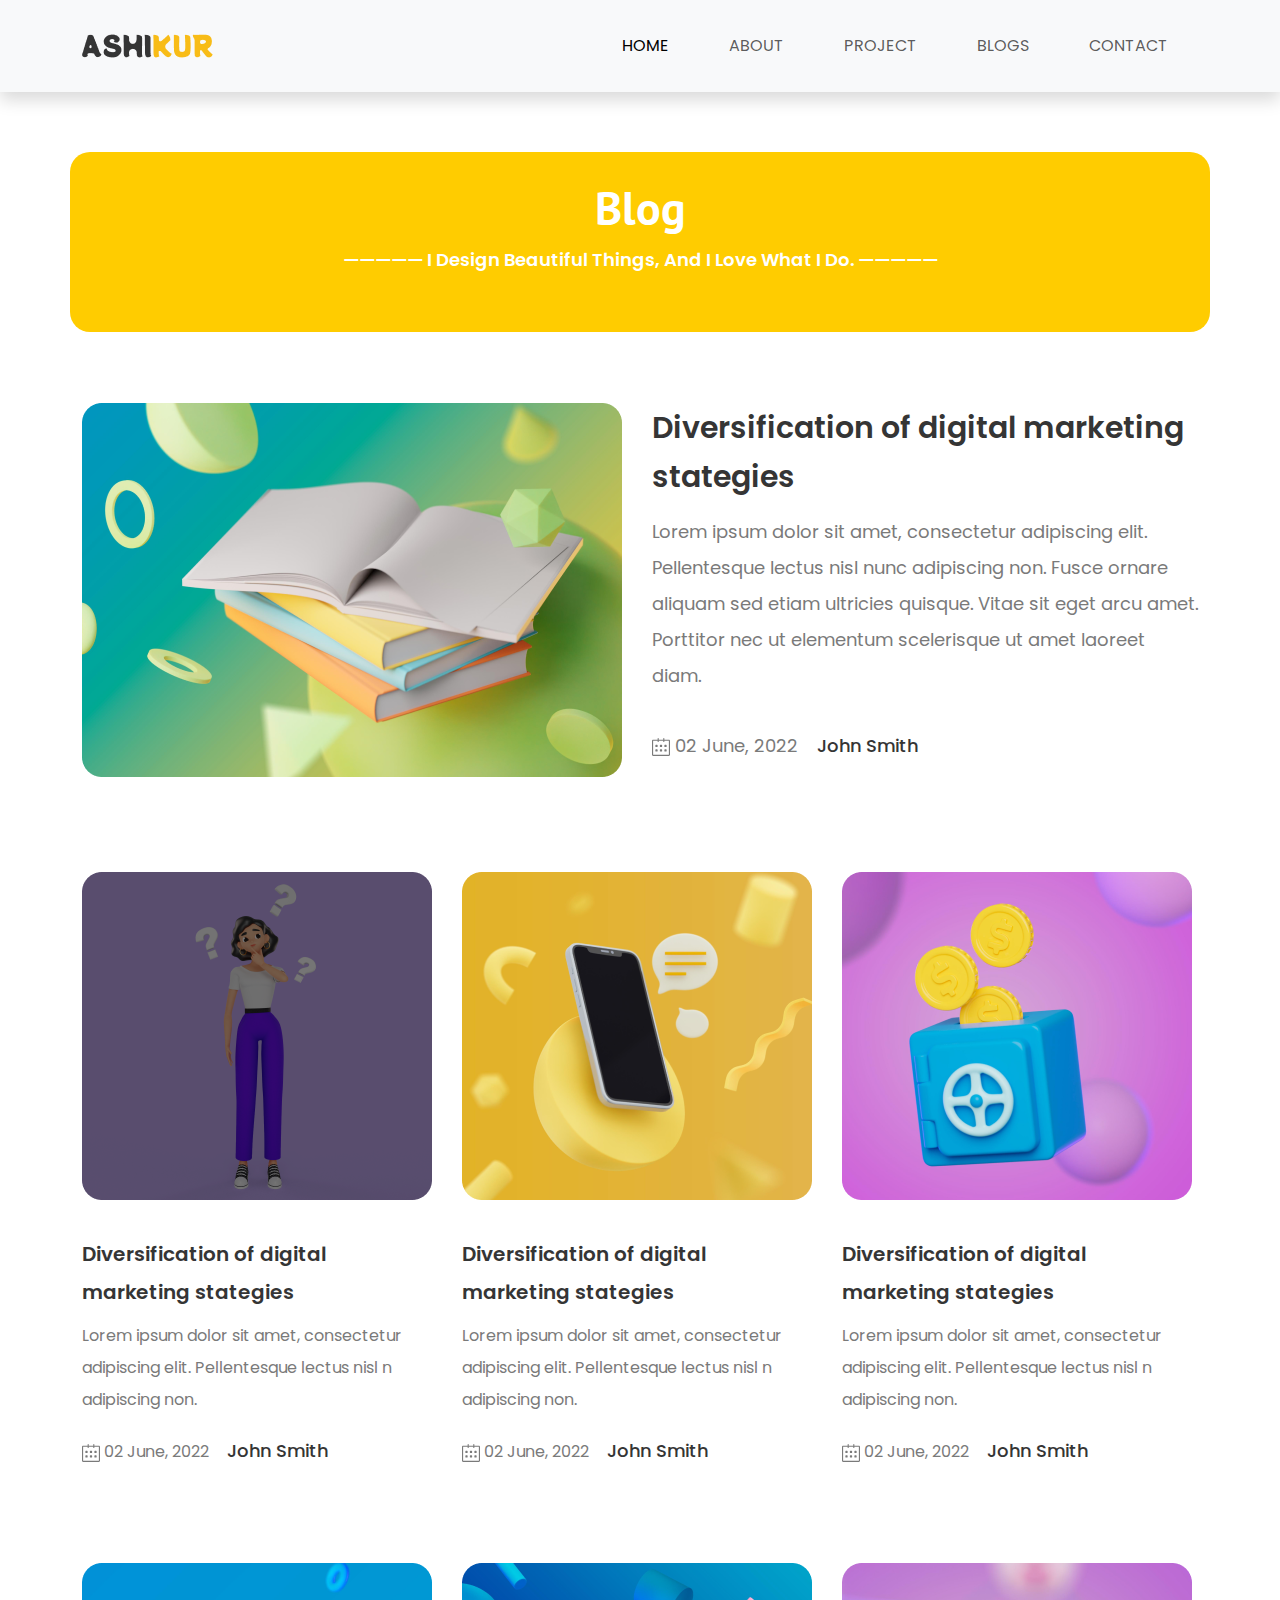
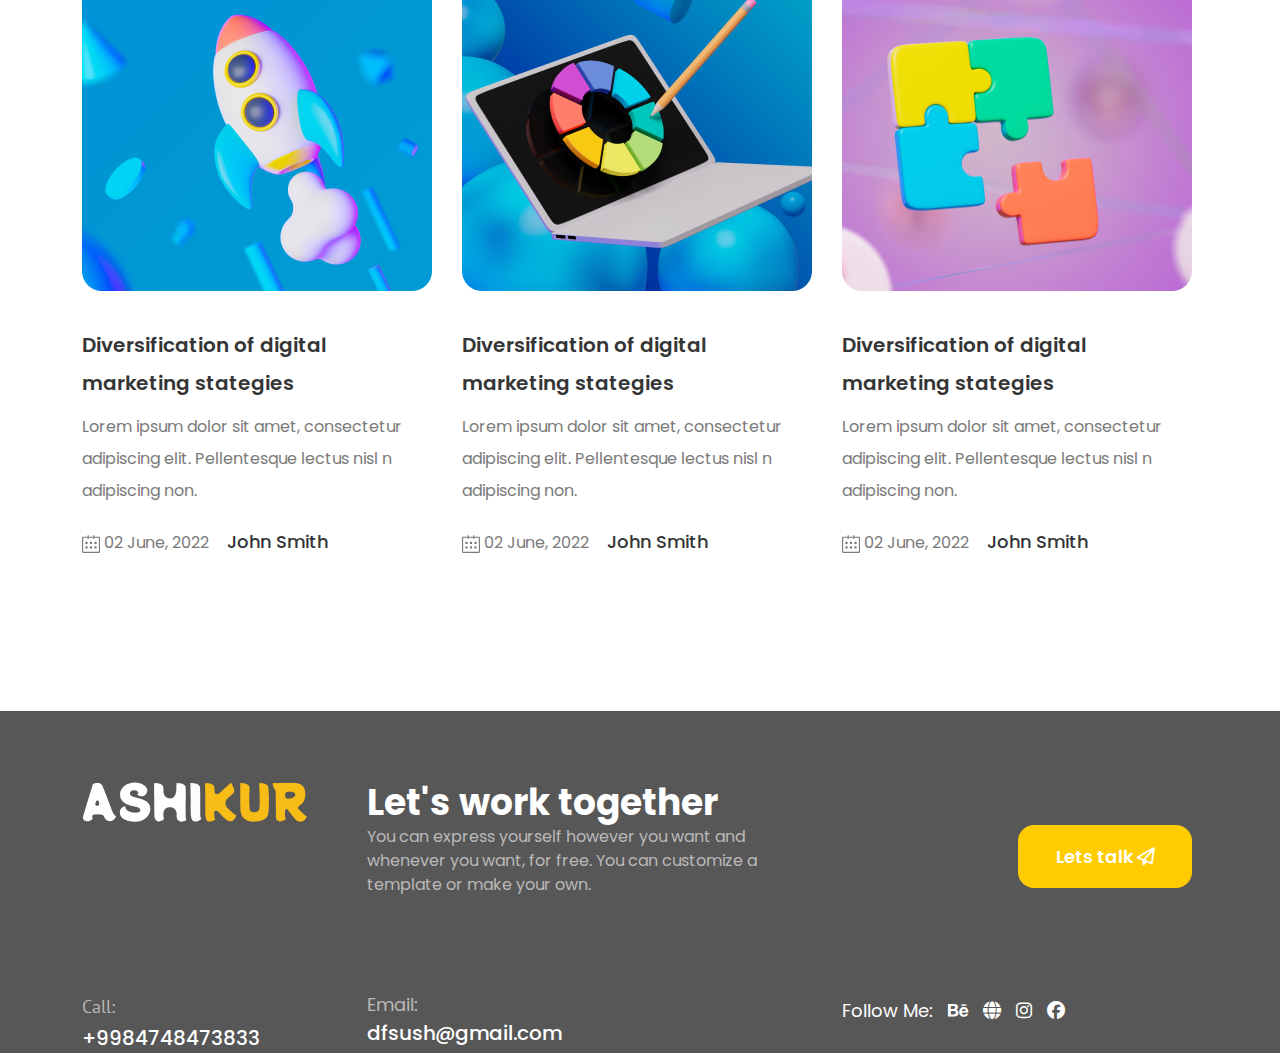
<file: bloges.html>
<!DOCTYPE html>
<html lang="en">
<head>
    <meta charset="UTF-8">
    <meta name="viewport" content="width=device-width, initial-scale=1.0">
    <title>BLOGES</title>
        <!--Google Fonts start  -->
        <link rel="preconnect" href="https://fonts.googleapis.com">
        <link rel="preconnect" href="https://fonts.gstatic.com" crossorigin>
        <link href="https://fonts.googleapis.com/css2?family=PT+Sans:ital,wght@0,400;0,700;1,400;1,700&family=Poppins:ital,wght@0,100;0,200;0,300;0,400;0,500;0,600;0,700;0,800;0,900;1,100;1,200;1,300;1,400;1,500;1,600;1,700;1,800;1,900&family=Potta+One&display=swap" rel="stylesheet">
        <!--Google Fonts end  -->
         
        <!--Font awesome cdn start -->
        <link rel="stylesheet" href="https://cdnjs.cloudflare.com/ajax/libs/font-awesome/6.5.2/css/all.min.css"/>
        <!--Font awesome cdn end -->
    
        <link rel="stylesheet" href="./assects/css/bootstrap.min.css">
        <link rel="stylesheet" href="./assects/css/style.css">
</head>
<body>

            <!-- navigation section start -->
            <section id="navigation">
                <nav class="navbar navbar-expand-lg bg-body-tertiary shadow w-100">
                  <div class="container">
                    <img src="./assects/images/logo.png" alt="Not Found">
                    <button class="navbar-toggler" type="button" data-bs-toggle="offcanvas" data-bs-target="#offcanvasRight" aria-controls="offcanvasRight">
                      <span class="navbar-toggler-icon"></span>
                    </button>
                    <div class="collapse navbar-collapse" id="navbarSupportedContent">
                      <ul class="navbar-nav ms-auto mb-2 mb-lg-0">
                        <li class="nav-item">
                          <a class="nav-link active" href="./index.html">home</a>
                        </li>
                        <li class="nav-item">
                          <a class="nav-link" href="./about.html">about</a>
                        </li>
                        <li class="nav-item">
                          <a class="nav-link" href="./projects.html">project</a>
                        </li>
                        <li class="nav-item">
                          <a class="nav-link" href="./bloges.html">blogs</a>
                        </li>
                        <li class="nav-item">
                          <a class="nav-link" href="./contact.html">contact</a>
                        </li>
                      </ul>
                    </div>
                  </div>
                </nav>
             </section>
      
            <!-- offcanvash start -->
              <div class="offcanvas offcanvas-end" tabindex="-1" id="offcanvasRight" aria-labelledby="offcanvasRightLabel">
              <div class="offcanvas-header">
                <h5 class="offcanvas-title" id="offcanvasRightLabel">Navigation</h5>
                <button type="button" class="btn-close bg-light text-light" data-bs-dismiss="offcanvas" aria-label="Close"></button>
              </div>
              <div class="offcanvas-body">
                <Ul>
                  <li><a href="./index.html">Home</a></li>
                  <li><a href="./about.html">About</a></li>
                  <li><a href="./bloges.html"> Blogs</a></li>
                  <li><a href="./projects.html">Project</a></li>
                  <li><a href="./contact.html">Contact</a></li>
                </Ul>
              </div>
              </div> 
            <!-- offcanvash end -->
      
            <!-- navigation section end -->


            <!-- banner section start -->
            <section id="blog-banner">
              <div class="container">
               <div class="row">
                 <div class="col-lg-12">
                     <div class="contains">
                         <h1>Blog</h1>
                         <p><span>—————</span> I Design Beautiful Things, And I Love What I Do. <span>—————</span></p>
                     </div>
                 </div>
             </div>
              </div>
           </section>
            <!-- banner section end -->


            <!-- introduction section start -->
             <section id="introduction">
                <div class="container">
                    <div class="row">
                        <div class="col-lg-6">
                            <img class="img-fluid" src="./assects/images/Bloges/itroduction-img.png" alt="not found">
                        </div>
                        <div class="col-lg-6">
                            <h3>Diversification of digital marketing stategies</h3>
                            <p>Lorem ipsum dolor sit amet, consectetur adipiscing elit. Pellentesque lectus nisl nunc adipiscing non. Fusce ornare aliquam sed etiam ultricies quisque. Vitae sit eget arcu amet. Porttitor nec ut elementum scelerisque ut amet laoreet diam.</p>
                            <span><svg width="18" height="18" viewBox="0 0 18 18" fill="none" xmlns="http://www.w3.org/2000/svg">
                              <g clip-path="url(#clip0_2_2070)">
                                <path d="M16.875 1.68574L12.3711 1.68576V0.564697C12.3711 0.253916 12.1193 0.00219727 11.8086 0.00219727C11.4978 0.00219727 11.2461 0.253916 11.2461 0.564697V1.68548H6.74606V0.564697C6.74606 0.253916 6.49434 0.00219727 6.18356 0.00219727C5.87278 0.00219727 5.62106 0.253916 5.62106 0.564697V1.68548H1.125C0.503719 1.68548 0 2.1892 0 2.81048V16.873C0 17.4942 0.503719 17.998 1.125 17.998H16.875C17.4963 17.998 18 17.4942 18 16.873V2.81048C18 2.18946 17.4963 1.68574 16.875 1.68574ZM16.875 16.873H1.125V2.81048H5.62106V3.3772C5.62106 3.68796 5.87278 3.9397 6.18356 3.9397C6.49434 3.9397 6.74606 3.68796 6.74606 3.3772V2.81076H11.2461V3.37748C11.2461 3.68826 11.4978 3.93998 11.8086 3.93998C12.1193 3.93998 12.3711 3.68826 12.3711 3.37748V2.81076H16.875V16.873ZM12.9375 8.99824H14.0625C14.373 8.99824 14.625 8.74624 14.625 8.43574V7.31074C14.625 7.00024 14.373 6.74824 14.0625 6.74824H12.9375C12.627 6.74824 12.375 7.00024 12.375 7.31074V8.43574C12.375 8.74624 12.627 8.99824 12.9375 8.99824ZM12.9375 13.498H14.0625C14.373 13.498 14.625 13.2462 14.625 12.9355V11.8105C14.625 11.5 14.373 11.248 14.0625 11.248H12.9375C12.627 11.248 12.375 11.5 12.375 11.8105V12.9355C12.375 13.2465 12.627 13.498 12.9375 13.498ZM9.5625 11.248H8.4375C8.127 11.248 7.875 11.5 7.875 11.8105V12.9355C7.875 13.2462 8.127 13.498 8.4375 13.498H9.5625C9.873 13.498 10.125 13.2462 10.125 12.9355V11.8105C10.125 11.5002 9.873 11.248 9.5625 11.248ZM9.5625 6.74824H8.4375C8.127 6.74824 7.875 7.00024 7.875 7.31074V8.43574C7.875 8.74624 8.127 8.99824 8.4375 8.99824H9.5625C9.873 8.99824 10.125 8.74624 10.125 8.43574V7.31074C10.125 6.99996 9.873 6.74824 9.5625 6.74824ZM5.0625 6.74824H3.9375C3.627 6.74824 3.375 7.00024 3.375 7.31074V8.43574C3.375 8.74624 3.627 8.99824 3.9375 8.99824H5.0625C5.373 8.99824 5.625 8.74624 5.625 8.43574V7.31074C5.625 6.99996 5.373 6.74824 5.0625 6.74824ZM5.0625 11.248H3.9375C3.627 11.248 3.375 11.5 3.375 11.8105V12.9355C3.375 13.2462 3.627 13.498 3.9375 13.498H5.0625C5.373 13.498 5.625 13.2462 5.625 12.9355V11.8105C5.625 11.5002 5.373 11.248 5.0625 11.248Z" fill="#7A7A7A" />jbvfgvh
                              </g>
                              <defs>
                                <clipPath id="clip0_2_2070">
                                  <rect width="18" height="18" fill="white" />
                                </clipPath>
                              </defs>
                            </svg> 02 June, 2022 <a href="#">John Smith</a></span>

                        </div>
                    </div>
                </div>
             </section>
            <!-- introduction section end -->


            <!-- bloge-iteam section start -->
             <section id="bloge-iteam">
                <div class="container">
                    <div class="row">
                         <div class="col-lg-4">
                             <img class="img-fluid" src="./assects/images/Bloges/bloge-img1.png" alt="notfound">
                             <h3>Diversification of digital marketing stategies</h3>
                             <p>Lorem ipsum dolor sit amet, consectetur adipiscing elit. Pellentesque lectus nisl n adipiscing non.</p>
                             <span><svg width="18" height="18" viewBox="0 0 18 18" fill="none" xmlns="http://www.w3.org/2000/svg">
                              <g clip-path="url(#clip0_2_2074)">
                                <path d="M16.875 1.68562L12.3711 1.68564V0.564575C12.3711 0.253794 12.1193 0.0020752 11.8086 0.0020752C11.4978 0.0020752 11.2461 0.253794 11.2461 0.564575V1.68536H6.74606V0.564575C6.74606 0.253794 6.49434 0.0020752 6.18356 0.0020752C5.87278 0.0020752 5.62106 0.253794 5.62106 0.564575V1.68536H1.125C0.503719 1.68536 0 2.18907 0 2.81036V16.8729C0 17.4941 0.503719 17.9979 1.125 17.9979H16.875C17.4963 17.9979 18 17.4941 18 16.8729V2.81036C18 2.18934 17.4963 1.68562 16.875 1.68562ZM16.875 16.8729H1.125V2.81036H5.62106V3.37708C5.62106 3.68784 5.87278 3.93958 6.18356 3.93958C6.49434 3.93958 6.74606 3.68784 6.74606 3.37708V2.81064H11.2461V3.37736C11.2461 3.68814 11.4978 3.93986 11.8086 3.93986C12.1193 3.93986 12.3711 3.68814 12.3711 3.37736V2.81064H16.875V16.8729ZM12.9375 8.99812H14.0625C14.373 8.99812 14.625 8.74612 14.625 8.43562V7.31062C14.625 7.00012 14.373 6.74812 14.0625 6.74812H12.9375C12.627 6.74812 12.375 7.00012 12.375 7.31062V8.43562C12.375 8.74612 12.627 8.99812 12.9375 8.99812ZM12.9375 13.4978H14.0625C14.373 13.4978 14.625 13.2461 14.625 12.9353V11.8103C14.625 11.4998 14.373 11.2478 14.0625 11.2478H12.9375C12.627 11.2478 12.375 11.4998 12.375 11.8103V12.9353C12.375 13.2464 12.627 13.4978 12.9375 13.4978ZM9.5625 11.2478H8.4375C8.127 11.2478 7.875 11.4998 7.875 11.8103V12.9353C7.875 13.2461 8.127 13.4978 8.4375 13.4978H9.5625C9.873 13.4978 10.125 13.2461 10.125 12.9353V11.8103C10.125 11.5001 9.873 11.2478 9.5625 11.2478ZM9.5625 6.74812H8.4375C8.127 6.74812 7.875 7.00012 7.875 7.31062V8.43562C7.875 8.74612 8.127 8.99812 8.4375 8.99812H9.5625C9.873 8.99812 10.125 8.74612 10.125 8.43562V7.31062C10.125 6.99984 9.873 6.74812 9.5625 6.74812ZM5.0625 6.74812H3.9375C3.627 6.74812 3.375 7.00012 3.375 7.31062V8.43562C3.375 8.74612 3.627 8.99812 3.9375 8.99812H5.0625C5.373 8.99812 5.625 8.74612 5.625 8.43562V7.31062C5.625 6.99984 5.373 6.74812 5.0625 6.74812ZM5.0625 11.2478H3.9375C3.627 11.2478 3.375 11.4998 3.375 11.8103V12.9353C3.375 13.2461 3.627 13.4978 3.9375 13.4978H5.0625C5.373 13.4978 5.625 13.2461 5.625 12.9353V11.8103C5.625 11.5001 5.373 11.2478 5.0625 11.2478Z" fill="#7A7A7A" />
                              </g>
                              <defs>
                                <clipPath id="clip0_2_2074">
                                  <rect width="18" height="18" fill="white" />
                                </clipPath>
                              </defs>
                            </svg> 02 June, 2022 <a href="">John Smith</a></span>
                         </div>
                         <div class="col-lg-4">
                          <img class="img-fluid" src="./assects/images/Bloges/bloge-img2.png" alt="notfound">
                          <h3>Diversification of digital marketing stategies</h3>
                          <p>Lorem ipsum dolor sit amet, consectetur adipiscing elit. Pellentesque lectus nisl n adipiscing non.</p>
                          <span><svg width="18" height="18" viewBox="0 0 18 18" fill="none" xmlns="http://www.w3.org/2000/svg">
                           <g clip-path="url(#clip0_2_2074)">
                             <path d="M16.875 1.68562L12.3711 1.68564V0.564575C12.3711 0.253794 12.1193 0.0020752 11.8086 0.0020752C11.4978 0.0020752 11.2461 0.253794 11.2461 0.564575V1.68536H6.74606V0.564575C6.74606 0.253794 6.49434 0.0020752 6.18356 0.0020752C5.87278 0.0020752 5.62106 0.253794 5.62106 0.564575V1.68536H1.125C0.503719 1.68536 0 2.18907 0 2.81036V16.8729C0 17.4941 0.503719 17.9979 1.125 17.9979H16.875C17.4963 17.9979 18 17.4941 18 16.8729V2.81036C18 2.18934 17.4963 1.68562 16.875 1.68562ZM16.875 16.8729H1.125V2.81036H5.62106V3.37708C5.62106 3.68784 5.87278 3.93958 6.18356 3.93958C6.49434 3.93958 6.74606 3.68784 6.74606 3.37708V2.81064H11.2461V3.37736C11.2461 3.68814 11.4978 3.93986 11.8086 3.93986C12.1193 3.93986 12.3711 3.68814 12.3711 3.37736V2.81064H16.875V16.8729ZM12.9375 8.99812H14.0625C14.373 8.99812 14.625 8.74612 14.625 8.43562V7.31062C14.625 7.00012 14.373 6.74812 14.0625 6.74812H12.9375C12.627 6.74812 12.375 7.00012 12.375 7.31062V8.43562C12.375 8.74612 12.627 8.99812 12.9375 8.99812ZM12.9375 13.4978H14.0625C14.373 13.4978 14.625 13.2461 14.625 12.9353V11.8103C14.625 11.4998 14.373 11.2478 14.0625 11.2478H12.9375C12.627 11.2478 12.375 11.4998 12.375 11.8103V12.9353C12.375 13.2464 12.627 13.4978 12.9375 13.4978ZM9.5625 11.2478H8.4375C8.127 11.2478 7.875 11.4998 7.875 11.8103V12.9353C7.875 13.2461 8.127 13.4978 8.4375 13.4978H9.5625C9.873 13.4978 10.125 13.2461 10.125 12.9353V11.8103C10.125 11.5001 9.873 11.2478 9.5625 11.2478ZM9.5625 6.74812H8.4375C8.127 6.74812 7.875 7.00012 7.875 7.31062V8.43562C7.875 8.74612 8.127 8.99812 8.4375 8.99812H9.5625C9.873 8.99812 10.125 8.74612 10.125 8.43562V7.31062C10.125 6.99984 9.873 6.74812 9.5625 6.74812ZM5.0625 6.74812H3.9375C3.627 6.74812 3.375 7.00012 3.375 7.31062V8.43562C3.375 8.74612 3.627 8.99812 3.9375 8.99812H5.0625C5.373 8.99812 5.625 8.74612 5.625 8.43562V7.31062C5.625 6.99984 5.373 6.74812 5.0625 6.74812ZM5.0625 11.2478H3.9375C3.627 11.2478 3.375 11.4998 3.375 11.8103V12.9353C3.375 13.2461 3.627 13.4978 3.9375 13.4978H5.0625C5.373 13.4978 5.625 13.2461 5.625 12.9353V11.8103C5.625 11.5001 5.373 11.2478 5.0625 11.2478Z" fill="#7A7A7A" />
                           </g>
                           <defs>
                             <clipPath id="clip0_2_2074">
                               <rect width="18" height="18" fill="white" />
                             </clipPath>
                           </defs>
                         </svg> 02 June, 2022 <a href="">John Smith</a></span>
                         </div>
                         <div class="col-lg-4">
                        <img class="img-fluid" src="./assects/images/Bloges/bloge-img3.png" alt="notfound">
                        <h3>Diversification of digital marketing stategies</h3>
                        <p>Lorem ipsum dolor sit amet, consectetur adipiscing elit. Pellentesque lectus nisl n adipiscing non.</p>
                        <span><svg width="18" height="18" viewBox="0 0 18 18" fill="none" xmlns="http://www.w3.org/2000/svg">
                         <g clip-path="url(#clip0_2_2074)">
                           <path d="M16.875 1.68562L12.3711 1.68564V0.564575C12.3711 0.253794 12.1193 0.0020752 11.8086 0.0020752C11.4978 0.0020752 11.2461 0.253794 11.2461 0.564575V1.68536H6.74606V0.564575C6.74606 0.253794 6.49434 0.0020752 6.18356 0.0020752C5.87278 0.0020752 5.62106 0.253794 5.62106 0.564575V1.68536H1.125C0.503719 1.68536 0 2.18907 0 2.81036V16.8729C0 17.4941 0.503719 17.9979 1.125 17.9979H16.875C17.4963 17.9979 18 17.4941 18 16.8729V2.81036C18 2.18934 17.4963 1.68562 16.875 1.68562ZM16.875 16.8729H1.125V2.81036H5.62106V3.37708C5.62106 3.68784 5.87278 3.93958 6.18356 3.93958C6.49434 3.93958 6.74606 3.68784 6.74606 3.37708V2.81064H11.2461V3.37736C11.2461 3.68814 11.4978 3.93986 11.8086 3.93986C12.1193 3.93986 12.3711 3.68814 12.3711 3.37736V2.81064H16.875V16.8729ZM12.9375 8.99812H14.0625C14.373 8.99812 14.625 8.74612 14.625 8.43562V7.31062C14.625 7.00012 14.373 6.74812 14.0625 6.74812H12.9375C12.627 6.74812 12.375 7.00012 12.375 7.31062V8.43562C12.375 8.74612 12.627 8.99812 12.9375 8.99812ZM12.9375 13.4978H14.0625C14.373 13.4978 14.625 13.2461 14.625 12.9353V11.8103C14.625 11.4998 14.373 11.2478 14.0625 11.2478H12.9375C12.627 11.2478 12.375 11.4998 12.375 11.8103V12.9353C12.375 13.2464 12.627 13.4978 12.9375 13.4978ZM9.5625 11.2478H8.4375C8.127 11.2478 7.875 11.4998 7.875 11.8103V12.9353C7.875 13.2461 8.127 13.4978 8.4375 13.4978H9.5625C9.873 13.4978 10.125 13.2461 10.125 12.9353V11.8103C10.125 11.5001 9.873 11.2478 9.5625 11.2478ZM9.5625 6.74812H8.4375C8.127 6.74812 7.875 7.00012 7.875 7.31062V8.43562C7.875 8.74612 8.127 8.99812 8.4375 8.99812H9.5625C9.873 8.99812 10.125 8.74612 10.125 8.43562V7.31062C10.125 6.99984 9.873 6.74812 9.5625 6.74812ZM5.0625 6.74812H3.9375C3.627 6.74812 3.375 7.00012 3.375 7.31062V8.43562C3.375 8.74612 3.627 8.99812 3.9375 8.99812H5.0625C5.373 8.99812 5.625 8.74612 5.625 8.43562V7.31062C5.625 6.99984 5.373 6.74812 5.0625 6.74812ZM5.0625 11.2478H3.9375C3.627 11.2478 3.375 11.4998 3.375 11.8103V12.9353C3.375 13.2461 3.627 13.4978 3.9375 13.4978H5.0625C5.373 13.4978 5.625 13.2461 5.625 12.9353V11.8103C5.625 11.5001 5.373 11.2478 5.0625 11.2478Z" fill="#7A7A7A" />
                         </g>
                         <defs>
                           <clipPath id="clip0_2_2074">
                             <rect width="18" height="18" fill="white" />
                           </clipPath>
                         </defs>
                       </svg> 02 June, 2022 <a href="">John Smith</a></span>
                         </div>
                    </div>
                    <div class="row">
                        <div class="col-lg-4">
                          <img class="img-fluid" src="./assects/images/Bloges/bloge-img4.png" alt="notfound">
                          <h3>Diversification of digital marketing stategies</h3>
                          <p>Lorem ipsum dolor sit amet, consectetur adipiscing elit. Pellentesque lectus nisl n adipiscing non.</p>
                          <span><svg width="18" height="18" viewBox="0 0 18 18" fill="none" xmlns="http://www.w3.org/2000/svg">
                           <g clip-path="url(#clip0_2_2074)">
                             <path d="M16.875 1.68562L12.3711 1.68564V0.564575C12.3711 0.253794 12.1193 0.0020752 11.8086 0.0020752C11.4978 0.0020752 11.2461 0.253794 11.2461 0.564575V1.68536H6.74606V0.564575C6.74606 0.253794 6.49434 0.0020752 6.18356 0.0020752C5.87278 0.0020752 5.62106 0.253794 5.62106 0.564575V1.68536H1.125C0.503719 1.68536 0 2.18907 0 2.81036V16.8729C0 17.4941 0.503719 17.9979 1.125 17.9979H16.875C17.4963 17.9979 18 17.4941 18 16.8729V2.81036C18 2.18934 17.4963 1.68562 16.875 1.68562ZM16.875 16.8729H1.125V2.81036H5.62106V3.37708C5.62106 3.68784 5.87278 3.93958 6.18356 3.93958C6.49434 3.93958 6.74606 3.68784 6.74606 3.37708V2.81064H11.2461V3.37736C11.2461 3.68814 11.4978 3.93986 11.8086 3.93986C12.1193 3.93986 12.3711 3.68814 12.3711 3.37736V2.81064H16.875V16.8729ZM12.9375 8.99812H14.0625C14.373 8.99812 14.625 8.74612 14.625 8.43562V7.31062C14.625 7.00012 14.373 6.74812 14.0625 6.74812H12.9375C12.627 6.74812 12.375 7.00012 12.375 7.31062V8.43562C12.375 8.74612 12.627 8.99812 12.9375 8.99812ZM12.9375 13.4978H14.0625C14.373 13.4978 14.625 13.2461 14.625 12.9353V11.8103C14.625 11.4998 14.373 11.2478 14.0625 11.2478H12.9375C12.627 11.2478 12.375 11.4998 12.375 11.8103V12.9353C12.375 13.2464 12.627 13.4978 12.9375 13.4978ZM9.5625 11.2478H8.4375C8.127 11.2478 7.875 11.4998 7.875 11.8103V12.9353C7.875 13.2461 8.127 13.4978 8.4375 13.4978H9.5625C9.873 13.4978 10.125 13.2461 10.125 12.9353V11.8103C10.125 11.5001 9.873 11.2478 9.5625 11.2478ZM9.5625 6.74812H8.4375C8.127 6.74812 7.875 7.00012 7.875 7.31062V8.43562C7.875 8.74612 8.127 8.99812 8.4375 8.99812H9.5625C9.873 8.99812 10.125 8.74612 10.125 8.43562V7.31062C10.125 6.99984 9.873 6.74812 9.5625 6.74812ZM5.0625 6.74812H3.9375C3.627 6.74812 3.375 7.00012 3.375 7.31062V8.43562C3.375 8.74612 3.627 8.99812 3.9375 8.99812H5.0625C5.373 8.99812 5.625 8.74612 5.625 8.43562V7.31062C5.625 6.99984 5.373 6.74812 5.0625 6.74812ZM5.0625 11.2478H3.9375C3.627 11.2478 3.375 11.4998 3.375 11.8103V12.9353C3.375 13.2461 3.627 13.4978 3.9375 13.4978H5.0625C5.373 13.4978 5.625 13.2461 5.625 12.9353V11.8103C5.625 11.5001 5.373 11.2478 5.0625 11.2478Z" fill="#7A7A7A" />
                           </g>
                           <defs>
                             <clipPath id="clip0_2_2074">
                               <rect width="18" height="18" fill="white" />
                             </clipPath>
                           </defs>
                         </svg> 02 June, 2022 <a href="">John Smith</a></span>
                        </div>
                        <div class="col-lg-4">
                       <img class="img-fluid" src="./assects/images/Bloges/bloge-img5.png" alt="notfound">
                       <h3>Diversification of digital marketing stategies</h3>
                       <p>Lorem ipsum dolor sit amet, consectetur adipiscing elit. Pellentesque lectus nisl n adipiscing non.</p>
                       <span><svg width="18" height="18" viewBox="0 0 18 18" fill="none" xmlns="http://www.w3.org/2000/svg">
                        <g clip-path="url(#clip0_2_2074)">
                          <path d="M16.875 1.68562L12.3711 1.68564V0.564575C12.3711 0.253794 12.1193 0.0020752 11.8086 0.0020752C11.4978 0.0020752 11.2461 0.253794 11.2461 0.564575V1.68536H6.74606V0.564575C6.74606 0.253794 6.49434 0.0020752 6.18356 0.0020752C5.87278 0.0020752 5.62106 0.253794 5.62106 0.564575V1.68536H1.125C0.503719 1.68536 0 2.18907 0 2.81036V16.8729C0 17.4941 0.503719 17.9979 1.125 17.9979H16.875C17.4963 17.9979 18 17.4941 18 16.8729V2.81036C18 2.18934 17.4963 1.68562 16.875 1.68562ZM16.875 16.8729H1.125V2.81036H5.62106V3.37708C5.62106 3.68784 5.87278 3.93958 6.18356 3.93958C6.49434 3.93958 6.74606 3.68784 6.74606 3.37708V2.81064H11.2461V3.37736C11.2461 3.68814 11.4978 3.93986 11.8086 3.93986C12.1193 3.93986 12.3711 3.68814 12.3711 3.37736V2.81064H16.875V16.8729ZM12.9375 8.99812H14.0625C14.373 8.99812 14.625 8.74612 14.625 8.43562V7.31062C14.625 7.00012 14.373 6.74812 14.0625 6.74812H12.9375C12.627 6.74812 12.375 7.00012 12.375 7.31062V8.43562C12.375 8.74612 12.627 8.99812 12.9375 8.99812ZM12.9375 13.4978H14.0625C14.373 13.4978 14.625 13.2461 14.625 12.9353V11.8103C14.625 11.4998 14.373 11.2478 14.0625 11.2478H12.9375C12.627 11.2478 12.375 11.4998 12.375 11.8103V12.9353C12.375 13.2464 12.627 13.4978 12.9375 13.4978ZM9.5625 11.2478H8.4375C8.127 11.2478 7.875 11.4998 7.875 11.8103V12.9353C7.875 13.2461 8.127 13.4978 8.4375 13.4978H9.5625C9.873 13.4978 10.125 13.2461 10.125 12.9353V11.8103C10.125 11.5001 9.873 11.2478 9.5625 11.2478ZM9.5625 6.74812H8.4375C8.127 6.74812 7.875 7.00012 7.875 7.31062V8.43562C7.875 8.74612 8.127 8.99812 8.4375 8.99812H9.5625C9.873 8.99812 10.125 8.74612 10.125 8.43562V7.31062C10.125 6.99984 9.873 6.74812 9.5625 6.74812ZM5.0625 6.74812H3.9375C3.627 6.74812 3.375 7.00012 3.375 7.31062V8.43562C3.375 8.74612 3.627 8.99812 3.9375 8.99812H5.0625C5.373 8.99812 5.625 8.74612 5.625 8.43562V7.31062C5.625 6.99984 5.373 6.74812 5.0625 6.74812ZM5.0625 11.2478H3.9375C3.627 11.2478 3.375 11.4998 3.375 11.8103V12.9353C3.375 13.2461 3.627 13.4978 3.9375 13.4978H5.0625C5.373 13.4978 5.625 13.2461 5.625 12.9353V11.8103C5.625 11.5001 5.373 11.2478 5.0625 11.2478Z" fill="#7A7A7A" />
                        </g>
                        <defs>
                          <clipPath id="clip0_2_2074">
                            <rect width="18" height="18" fill="white" />
                          </clipPath>
                        </defs>
                      </svg> 02 June, 2022 <a href="">John Smith</a></span>
                        </div>
                        <div class="col-lg-4">
                     <img class="img-fluid" src="./assects/images/Bloges/bloge-img6.png" alt="notfound">
                     <h3>Diversification of digital marketing stategies</h3>
                     <p>Lorem ipsum dolor sit amet, consectetur adipiscing elit. Pellentesque lectus nisl n adipiscing non.</p>
                     <span><svg width="18" height="18" viewBox="0 0 18 18" fill="none" xmlns="http://www.w3.org/2000/svg">
                      <g clip-path="url(#clip0_2_2074)">
                        <path d="M16.875 1.68562L12.3711 1.68564V0.564575C12.3711 0.253794 12.1193 0.0020752 11.8086 0.0020752C11.4978 0.0020752 11.2461 0.253794 11.2461 0.564575V1.68536H6.74606V0.564575C6.74606 0.253794 6.49434 0.0020752 6.18356 0.0020752C5.87278 0.0020752 5.62106 0.253794 5.62106 0.564575V1.68536H1.125C0.503719 1.68536 0 2.18907 0 2.81036V16.8729C0 17.4941 0.503719 17.9979 1.125 17.9979H16.875C17.4963 17.9979 18 17.4941 18 16.8729V2.81036C18 2.18934 17.4963 1.68562 16.875 1.68562ZM16.875 16.8729H1.125V2.81036H5.62106V3.37708C5.62106 3.68784 5.87278 3.93958 6.18356 3.93958C6.49434 3.93958 6.74606 3.68784 6.74606 3.37708V2.81064H11.2461V3.37736C11.2461 3.68814 11.4978 3.93986 11.8086 3.93986C12.1193 3.93986 12.3711 3.68814 12.3711 3.37736V2.81064H16.875V16.8729ZM12.9375 8.99812H14.0625C14.373 8.99812 14.625 8.74612 14.625 8.43562V7.31062C14.625 7.00012 14.373 6.74812 14.0625 6.74812H12.9375C12.627 6.74812 12.375 7.00012 12.375 7.31062V8.43562C12.375 8.74612 12.627 8.99812 12.9375 8.99812ZM12.9375 13.4978H14.0625C14.373 13.4978 14.625 13.2461 14.625 12.9353V11.8103C14.625 11.4998 14.373 11.2478 14.0625 11.2478H12.9375C12.627 11.2478 12.375 11.4998 12.375 11.8103V12.9353C12.375 13.2464 12.627 13.4978 12.9375 13.4978ZM9.5625 11.2478H8.4375C8.127 11.2478 7.875 11.4998 7.875 11.8103V12.9353C7.875 13.2461 8.127 13.4978 8.4375 13.4978H9.5625C9.873 13.4978 10.125 13.2461 10.125 12.9353V11.8103C10.125 11.5001 9.873 11.2478 9.5625 11.2478ZM9.5625 6.74812H8.4375C8.127 6.74812 7.875 7.00012 7.875 7.31062V8.43562C7.875 8.74612 8.127 8.99812 8.4375 8.99812H9.5625C9.873 8.99812 10.125 8.74612 10.125 8.43562V7.31062C10.125 6.99984 9.873 6.74812 9.5625 6.74812ZM5.0625 6.74812H3.9375C3.627 6.74812 3.375 7.00012 3.375 7.31062V8.43562C3.375 8.74612 3.627 8.99812 3.9375 8.99812H5.0625C5.373 8.99812 5.625 8.74612 5.625 8.43562V7.31062C5.625 6.99984 5.373 6.74812 5.0625 6.74812ZM5.0625 11.2478H3.9375C3.627 11.2478 3.375 11.4998 3.375 11.8103V12.9353C3.375 13.2461 3.627 13.4978 3.9375 13.4978H5.0625C5.373 13.4978 5.625 13.2461 5.625 12.9353V11.8103C5.625 11.5001 5.373 11.2478 5.0625 11.2478Z" fill="#7A7A7A" />
                      </g>
                      <defs>
                        <clipPath id="clip0_2_2074">
                          <rect width="18" height="18" fill="white" />
                        </clipPath>
                      </defs>
                    </svg> 02 June, 2022 <a href="">John Smith</a></span>
                        </div>
                 </div>
                </div>
             </section>
            <!-- bloge-iteam section end -->


            
            

             <!-- footer section start -->
              <section id="footer">
                <div class="container">
                   <!-- row-1 start -->
                     <div class="row">
                    <div class="col-lg-3">
                        <img src="./assects/images/ASHIKUR.png" alt="not found">
                    </div>
                    <div class="col-lg-5">
                        <div class="contains">
                          <h1>Let's work together</h1>
                          <p>You can express yourself however you want and whenever you want, for free. You can customize a template or make your own.</p>
                        </div>
                    </div>
                    <div class="col-lg-4">
                        <button>Lets talk <span><i class="fa-regular fa-paper-plane"></i></span></button>
                    </div>
                    </div>
                   <!-- row-1 end -->
                  
                     <!-- row-2 start -->               
                     <div class="row">
                      <div class="col-lg-3">
                          <div class="contact">
                            <span>Call:</span>
                            <p>+9984748473833</p>
                          </div>
                      </div>
    
                      <div class="col-lg-5">
                            <div class="email">
                              <span>Email:</span>
                              <p>dfsush@gmail.com</p>
                            </div>
                      </div>
    
                      <div class="col-lg-4">
                            <div class="social-media">
                              <span>Follow Me:</span>                              
                              <span><a target="_blank" href="https://www.behance.net/"><i class="fa-brands fa-behance"></i></a></i></span>
                              <span><a target="_blank" href="https://www.google.com"><i class="fa-solid fa-globe"></i></a></span>
                              <span><a target="_blank" href="https://www.instagram.com"><i class="fa-brands fa-instagram"></i></a></i></span>
                              <span><a target="_blank" href="https://www.facebook.com/groups/399983712377338/user/100016265318901"><i class="fa-brands fa-facebook"></i></a></span>
                            </div>
                         </div>
                    </div>
                    <!-- row-2 end -->
                 </div>
              </section>
             <!-- footer section end -->
    
    
        <script src="./assects/js/bootstrap.bundle.min.js"></script>
        <script src="./assects/js/app.js"></script>
    
</body>
</html>
</file>
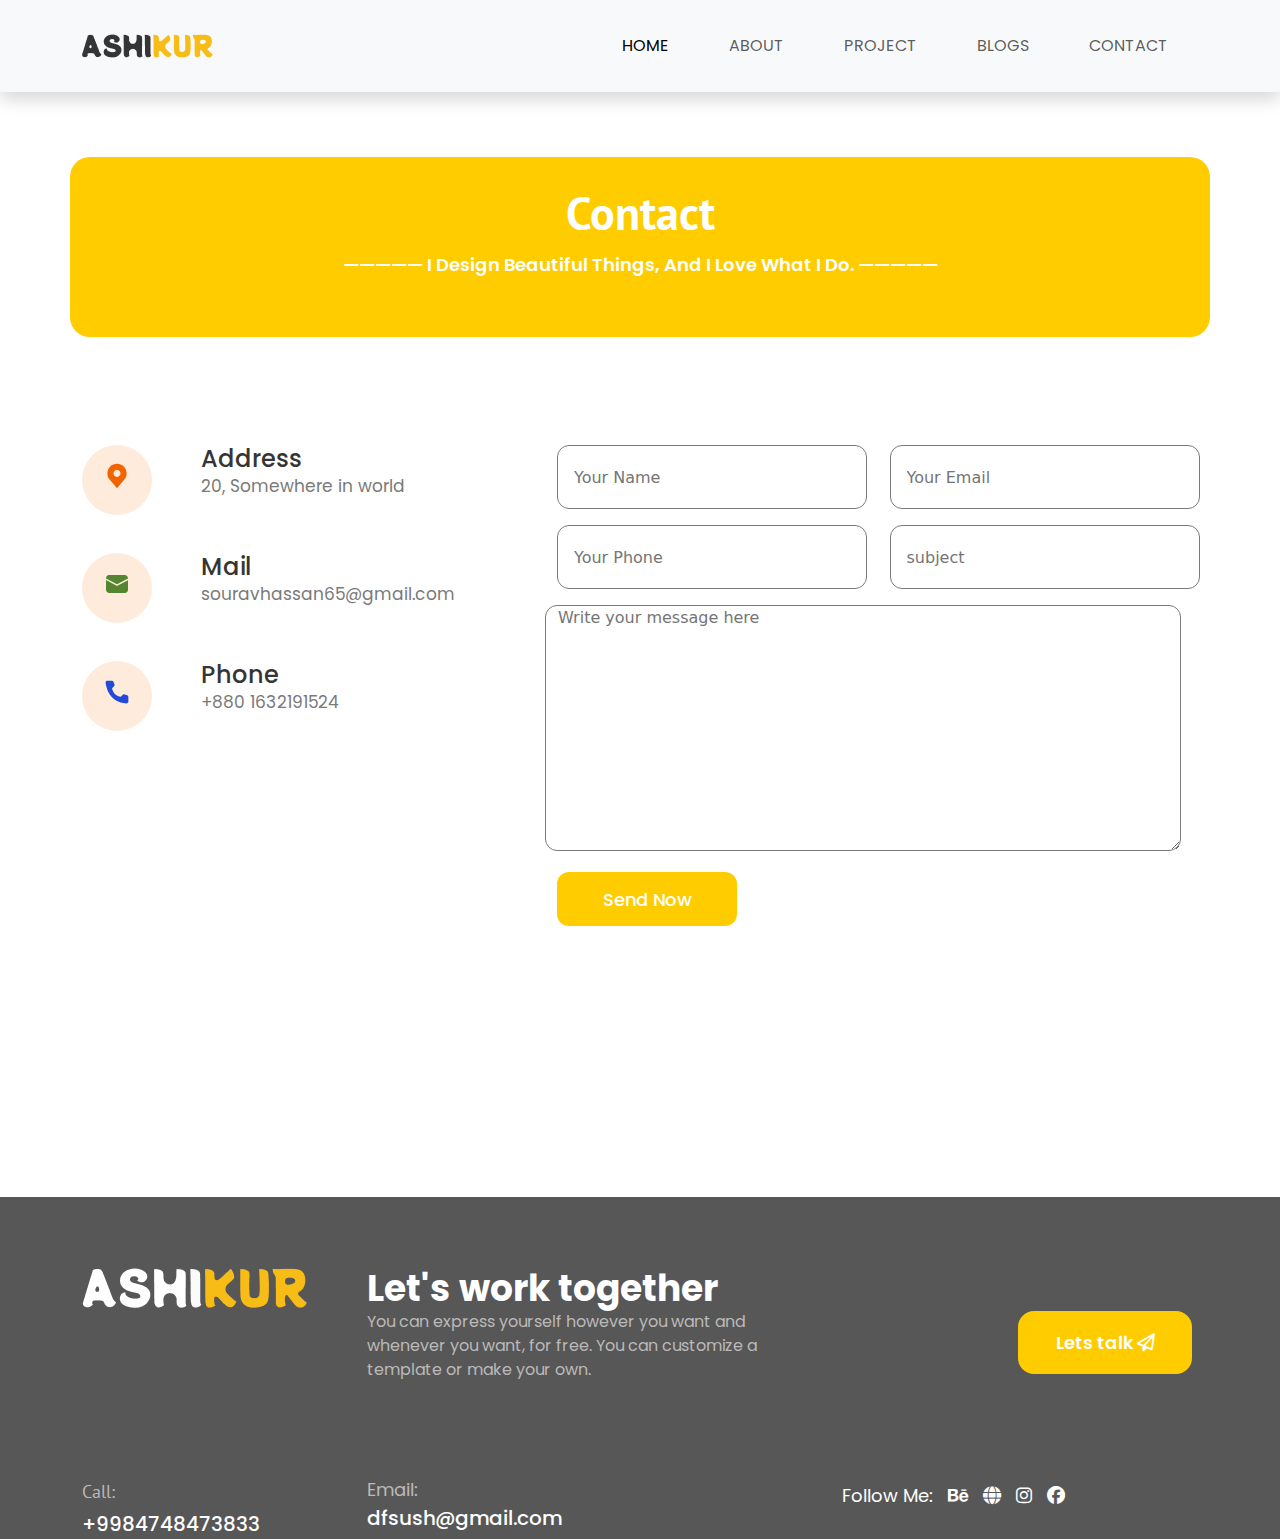
<file: contact.html>
<!DOCTYPE html>
<html lang="en">
<head>
    <meta charset="UTF-8">
    <meta name="viewport" content="width=device-width, initial-scale=1.0">
    <title>CONTACT</title>
    
    <!--Google Fonts start  -->
    <link rel="preconnect" href="https://fonts.googleapis.com">
    <link rel="preconnect" href="https://fonts.gstatic.com" crossorigin>
    <link href="https://fonts.googleapis.com/css2?family=PT+Sans:ital,wght@0,400;0,700;1,400;1,700&family=Poppins:ital,wght@0,100;0,200;0,300;0,400;0,500;0,600;0,700;0,800;0,900;1,100;1,200;1,300;1,400;1,500;1,600;1,700;1,800;1,900&family=Potta+One&display=swap" rel="stylesheet">
    <!--Google Fonts end  -->
     
    <!--Font awesome cdn start -->
    <link rel="stylesheet" href="https://cdnjs.cloudflare.com/ajax/libs/font-awesome/6.5.2/css/all.min.css"/>
    <!--Font awesome cdn end -->

    <link rel="stylesheet" href="./assects/css/bootstrap.min.css">
    <link rel="stylesheet" href="./assects/css/style.css">
</head>
<body>

        <!-- navigation section start -->
        <section id="navigation">
            <nav class="navbar navbar-expand-lg bg-body-tertiary shadow w-100">
              <div class="container">
                <img src="./assects/images/logo.png" alt="Not Found">
                <button class="navbar-toggler" type="button" data-bs-toggle="offcanvas" data-bs-target="#offcanvasRight" aria-controls="offcanvasRight">
                  <span class="navbar-toggler-icon"></span>
                </button>
                <div class="collapse navbar-collapse" id="navbarSupportedContent">
                  <ul class="navbar-nav ms-auto mb-2 mb-lg-0">
                    <li class="nav-item">
                      <a class="nav-link active" href="./index.html">home</a>
                    </li>
                    <li class="nav-item">
                      <a class="nav-link" href="./about.html">about</a>
                    </li>
                    <li class="nav-item">
                      <a class="nav-link" href="./projects.html">project</a>
                    </li>
                    <li class="nav-item">
                      <a class="nav-link" href="./bloges.html">blogs</a>
                    </li>
                    <li class="nav-item">
                      <a class="nav-link" href="./contact.html">contact</a>
                    </li>
                  </ul>
                </div>
              </div>
            </nav>
         </section>
  
        <!-- offcanvash start -->
          <div class="offcanvas offcanvas-end" tabindex="-1" id="offcanvasRight" aria-labelledby="offcanvasRightLabel">
          <div class="offcanvas-header">
            <h5 class="offcanvas-title" id="offcanvasRightLabel">Navigation</h5>
            <button type="button" class="btn-close bg-light text-light" data-bs-dismiss="offcanvas" aria-label="Close"></button>
          </div>
          <div class="offcanvas-body">
            <Ul>
              <li><a href="./index.html">Home</a></li>
              <li><a href="./about.html">About</a></li>
              <li><a href="./bloges.html"> Blogs</a></li>
              <li><a href="./projects.html">Project</a></li>
              <li><a href="./contact.html">Contact</a></li>
            </Ul>
          </div>
          </div> 
        <!-- offcanvash end -->
  
        <!-- navigation section end -->


        <!-- =====contact section start===== -->
           <section id="contact-banner">
               <div class="container">
                <div class="row">
                  <div class="col-lg-12">
                      <div class="contains">
                          <h1>Contact</h1>
                          <p><span>—————</span> I Design Beautiful Things, And I Love What I Do. <span>—————</span></p>
                      </div>
                  </div>
              </div>
               </div>
           </section>
        <!-- =====contact section end===== -->


        <!-- =====contact-address section start===== -->
         <section id="contact-address">
             <div class="container">
                 <div class="row">
                     <div class="col-lg-5">
                         <div class="row">
                             <div class="col-3">
                                <div class="icone">
                                  <svg width="28" height="28" viewBox="0 0 28 28" fill="none" xmlns="http://www.w3.org/2000/svg">
                                    <path d="M14 1.75C11.4482 1.75301 9.00182 2.76804 7.19743 4.57242C5.39305 6.37681 4.37802 8.82322 4.37501 11.375C4.37195 13.4603 5.05312 15.4891 6.31401 17.15C6.31401 17.15 6.57651 17.4956 6.61939 17.5455L14 26.25L21.3841 17.5411C21.4226 17.4948 21.686 17.15 21.686 17.15L21.6869 17.1474C22.9471 15.4872 23.628 13.4594 23.625 11.375C23.622 8.82322 22.607 6.37681 20.8026 4.57242C18.9982 2.76804 16.5518 1.75301 14 1.75ZM14 14.875C13.3078 14.875 12.6311 14.6697 12.0555 14.2851C11.4799 13.9006 11.0313 13.3539 10.7664 12.7144C10.5015 12.0749 10.4322 11.3711 10.5673 10.6922C10.7023 10.0133 11.0357 9.38961 11.5251 8.90013C12.0146 8.41064 12.6383 8.0773 13.3172 7.94225C13.9961 7.8072 14.6999 7.87651 15.3394 8.14142C15.9789 8.40633 16.5256 8.85493 16.9102 9.4305C17.2947 10.0061 17.5 10.6828 17.5 11.375C17.4989 12.3029 17.1297 13.1925 16.4736 13.8486C15.8175 14.5047 14.9279 14.8738 14 14.875Z" fill="#F16500" />
                                  </svg>
                                </div>
                             </div>
                             <div class="col-9">
                                 <h6>Address</h6>
                                 <p>20, Somewhere in world</p>
                             </div>
                         </div>
                         <div class="row">
                          <div class="col-3">
                             <div class="icone">
                              <svg width="28" height="28" viewBox="0 0 28 28" fill="none" xmlns="http://www.w3.org/2000/svg">
                                <path d="M3 10.124L13.654 15.665C13.7609 15.7206 13.8795 15.7496 14 15.7496C14.1205 15.7496 14.2391 15.7206 14.346 15.665L25 10.125V19.75C25.0001 20.5801 24.6824 21.3788 24.1123 21.9822C23.5422 22.5856 22.7628 22.948 21.934 22.995L21.75 23H6.25C5.41986 23.0001 4.62117 22.6824 4.01777 22.1123C3.41437 21.5422 3.052 20.7628 3.005 19.934L3 19.75V10.124ZM6.25 5H21.75C22.5801 4.99995 23.3788 5.31755 23.9822 5.88767C24.5856 6.45779 24.948 7.23719 24.995 8.066L25 8.25V8.434L14 14.154L3 8.434V8.25C2.99995 7.41986 3.31755 6.62117 3.88767 6.01777C4.45779 5.41437 5.23719 5.052 6.066 5.005L6.25 5H21.75H6.25Z" fill="#55852F" />
                              </svg>
                             </div>
                          </div>
                          <div class="col-9">
                              <h6>Mail</h6>
                              <p>souravhassan65@gmail.com</p>
                          </div>
                      </div>
                      <div class="row">
                        <div class="col-3">
                           <div class="icone">
                            <svg width="28" height="28" viewBox="0 0 28 28" fill="none" xmlns="http://www.w3.org/2000/svg">
                              <path d="M17.7887 18.795L19.7487 16.835C20.0127 16.5743 20.3467 16.3959 20.7101 16.3213C21.0736 16.2467 21.4509 16.2793 21.7962 16.415L24.1849 17.3688C24.5339 17.5104 24.8331 17.7522 25.0449 18.0636C25.2566 18.3751 25.3715 18.7422 25.3749 19.1188V23.4938C25.3729 23.75 25.319 24.0031 25.2166 24.2379C25.1142 24.4727 24.9653 24.6844 24.7789 24.8602C24.5925 25.0359 24.3725 25.1721 24.1321 25.2606C23.8916 25.3491 23.6358 25.388 23.3799 25.375C6.64118 24.3338 3.26368 10.1588 2.62493 4.73379C2.59528 4.46738 2.62237 4.19772 2.70443 3.94253C2.78648 3.68735 2.92163 3.45243 3.10099 3.25323C3.28035 3.05403 3.49986 2.89507 3.74507 2.78679C3.99028 2.67852 4.25564 2.62339 4.52368 2.62504H8.74993C9.12707 2.62615 9.49524 2.74007 9.80711 2.95214C10.119 3.1642 10.3603 3.46472 10.4999 3.81504L11.4537 6.20379C11.5939 6.54772 11.6297 6.92535 11.5565 7.2895C11.4834 7.65364 11.3046 7.98817 11.0424 8.25129L9.08243 10.2113C9.08243 10.2113 10.2112 17.85 17.7887 18.795Z" fill="#234BDA" />
                            </svg>
                           </div>
                        </div>
                        <div class="col-9">
                            <h6>Phone</h6>
                            <p>+880 1632191524</p>
                        </div>
                    </div>
                  </div>

                     <div class="col-lg-7">
                         <div class="row">
                            <div class="col-lg-6">
                                <input type="text" placeholder="Your Name">
                            </div>
                            <div class="col-lg-6">
                                <input type="email" placeholder="Your Email">
                            </div>
                         </div>
                         <div class="row">
                          <div class="col-lg-6">
                              <input type="number" placeholder="Your Phone">
                          </div>
                          <div class="col-lg-6">
                              <input type="text" placeholder="subject">
                          </div>
                       </div>
                         <div class="col-lg-12">
                            <div class="row">
                              <textarea required name="" id="details2" cols="" rows="" placeholder="Write your message here"></textarea>
                            </div>
                         </div>
                         <button>Send Now</button>
                     </div>
                 </div>
             </div>
         </section>
        <!-- =====contact-address section end===== -->

        
       <!-- footer section start -->
       <section id="footer">
        <div class="container">
           <!-- row-1 start -->
             <div class="row">
            <div class="col-lg-3">
                <img src="./assects/images/ASHIKUR.png" alt="not found">
            </div>
            <div class="col-lg-5">
                <div class="contains">
                  <h1>Let's work together</h1>
                  <p>You can express yourself however you want and whenever you want, for free. You can customize a template or make your own.</p>
                </div>
            </div>
            <div class="col-lg-4">
                <button>Lets talk <span><i class="fa-regular fa-paper-plane"></i></span></button>
            </div>
            </div>
           <!-- row-1 end -->
          
             <!-- row-2 start -->               
             <div class="row">
              <div class="col-lg-3">
                  <div class="contact">
                    <span>Call:</span>
                    <p>+9984748473833</p>
                  </div>
              </div>

              <div class="col-lg-5">
                    <div class="email">
                      <span>Email:</span>
                      <p>dfsush@gmail.com</p>
                    </div>
              </div>

              <div class="col-lg-4">
                    <div class="social-media">
                      <span>Follow Me:</span>                              
                      <span><a target="_blank" href="https://www.behance.net/"><i class="fa-brands fa-behance"></i></a></i></span>
                      <span><a target="_blank" href="https://www.google.com"><i class="fa-solid fa-globe"></i></a></span>
                      <span><a target="_blank" href="https://www.instagram.com"><i class="fa-brands fa-instagram"></i></a></i></span>
                      <span><a target="_blank" href="https://www.facebook.com/groups/399983712377338/user/100016265318901"><i class="fa-brands fa-facebook"></i></a></span>
                    </div>
                 </div>
            </div>
            <!-- row-2 end -->
         </div>
       </section>
       <!-- footer section end -->


<script src="./assects/js/bootstrap.bundle.min.js"></script>
<script src="./assects/js/app.js"></script>
</body>
</html>
</file>
<file: assects/css/style.css>
/* css common start */
*{
    margin: 0;
    padding: 0;
    box-sizing: border-box;
    outline: 0;
    /* outline: 1px solid red; */
}
ul,li{
    list-style: none;
}
a{
    text-decoration: none;
}
h1,h2,h3,h4,h5,h6,p{
  margin: 0;
}

/* css common end*/




/* =====Common Font start===== */
:root{
    --popins:"Poppins", sans-serif;
    --pt-sence: "PT Sans", sans-serif;
    --potta-one: "Potta One", system-ui;
}

/* =====Common Font end===== */


/* =====Common Color start===== */
:root{
    --gray:#353535;
    --yellow: #FFCC00;
    --white: #fff;
    --black: #000;
    --ccc: #ccc;
    --green: #27ae60;
    --light-gray:  #7a7a7a;
    --ccc-light: #fbfbfb;
    --dip-pink: #FF8D3A;
    --sunlight: #f16500;
    --purple: #700d60;
    --blue:  #03249b;
    --blue-light: #234bda;
    --light-pink:  #fff7d5;
    --deep-gray: #575757;
    --off-white: #bbb9b9;
    --pink: #FF6565;
    --contact-icone-background1: #FFEBDC;
    --contact-icone-background2: #F0FFE4;
    --contact-icone-background3: #EEF2FF;
}
/* =====Common Color end===== */


/* =====Home page start===== */

/* =====Navigation start===== */

nav{
    z-index: 50;
}
nav .dropdown-menu{
    border: none;
    border-radius: 0;
    top: 30px;
}

nav.active{
    top: 0;
    left: 0;
    position: fixed;
    animation: active 0.5s linear;
}

@keyframes active{
    0%{
        transform: translateY(-100%);
    }
    100%{
        transform: translateY(0%);
    }
}

nav ul li{
    padding: 18px 22px;
}

nav ul li a{
    font-weight: 500;
    font-size: 15px;
    color: var(--gray);
    text-transform: uppercase;
    position: relative;
    font-family: var(--popins);
}

nav ul li a:before{
    position: absolute;
    content: "";
    bottom: -22px;
    left: 0;
    height: 2px;
    width: 0;
    background-color: var(--gray);
    transition: 0.5s;
}

nav ul li a:hover::before{
    width: 100%;
}

nav ul li .dropdown-menu li a{
    font-size: 15px;
}


/* =====Navigation end===== */

/* =====offcanvash start===== */
  .offcanvas .offcanvas-body ul li{
    margin-bottom: 10px;
  }
 .offcanvas ul li a{
    font-size: 15px;
    color: var(--gray);
    position: relative;
 }
 .offcanvas ul li a::before{
    position: absolute;
    content: "";
    left: 0;
    bottom: -3px;
    height: 1px;
    width: 0px;
    background-color: var(--gray);
    transition: 0.3s;
 }

 .offcanvas ul li a:hover::before{
    width: 100%;
 }

.offcanvas .dropdown .dropdown-menu{
    border-radius: 0;
}
/* =====offcanvash end===== */


/* =====Banner section start===== */

#banner .container h4{
    font-family: var(--popins);
    font-weight: 400;
    font-size: 24px;
    color: var(--gray);
    padding: 120px 0 0 0;
}

#banner .container h1{
    font-family: var(--pt-sence);
    font-weight: 700;
    font-size: 64px;
    color: var(--gray);
    padding: 15px 0 25px 0;
}

#banner .container p{
    font-family: var(--popins);
    font-weight: 400;
    font-size: 20px;
    color: var(--gray);
}

#banner .btn-test button{
    padding: 16px 0px 17px 45px;
    font-family: var(--popins);
    font-weight: 600;
    font-size: 20px;
    line-height: 180%;
    border-radius: 20px;
    border: none;
    transition: 0.3s;
    background-color: var(--yellow);
    color: var(--white);
    margin-top: 10px;
}

#banner .btn-test button:hover{
    background-color: transparent;
    border: 1px solid var(--gray);
    color: var(--gray);
 }

#banner .btn-test{
    margin: 45px 0 66px 0;
}

#banner .btn-test .btn1{
    margin-right: 40px;
}

#banner .btn-test button span{
    padding: 22px 45px 23px 11px;
}

#banner .container .social-icone span{
    font-weight: 500;
    font-size: 22px;
    color: var(--gray);
}

#banner .container .social-icone span a{
   color: var(--black);
   margin-left: 10px;
   font-size: 20px;
   transition: 0.3s;
}
#banner .container .social-icone span a:hover{
   color: var(--yellow);
}

/* #banner .container .photo{
    padding-top: 61px;
} */

#banner .container .cnt1{
    position: relative;
}

#banner .container .cnt1 .mouse{
    position: absolute;
    right: 15px;
    bottom: -30px;
    font-size: 20px;
    
}
#banner .container .cnt1 .mouse:hover{
    color: var(--yellow);
}
/* =====Banner section end===== */


/* =====about section start===== */
#about{
    background-image: url(../images/about-background.png);
    background-repeat: no-repeat;
    background-size: cover;
    position: relative;
    margin-top: 104px;
}

#about::before{
    position: absolute;
    content: "";
    background-image: url(../images/green-moon.png);
    right: 52px;
    bottom: -107px;
    height: 213px;
    width: 213px;
}


#about .container .contains h1{
    font-family: var(--pt-sence);
    font-weight: 700;
    font-size: 50px;
    color: var(--gray);
    margin: 78px 0 0 33px;
}

#about .container .contains p{
    font-family: var(--popins);
    color: var(--gray);
    font-weight: 400;
    font-size: 20px;
    margin: 26px 0px 45px 33px;
}

#about .container .contains button{
    padding: 17px 45px;
    border-radius: 20px;
    background-color: transparent;
    font-weight: 500;
    font-size: 18px;
    font-family: var(--popins);
    margin: 0 0 10px 33px;
    transition: 0.2s;
    z-index: 70px;
}

#about .container .contains button:hover{
    border: 2px solid var(--white);
    color: var(--white);
}

/* =====about section end===== */



/* =====card section start===== */
#card{
    padding-top: 151px;
}
#card .container .box{
    height: 367px;
    margin: auto;
    border-radius: 20px;
    margin-bottom: 132px;
    box-shadow: 0 4px 30px 0 rgba(0, 0, 0, 0.08);
    background: var(--white);
    transition: 0.3s;
    text-align: center;
    padding: 5px;
}


#card .container .box:hover{
    transform: scale(1.1);
}

#card .container .box img{
    margin-top: 39px;
}
#card .container .box h4{
    margin: 18px 0 14px 0;
    font-family: var(--popins);
    color: var(--gray);
    font-weight: 600;
    font-size: 22px;
}

#card .container .box p{
    margin-bottom: 57px;
    font-family: var(--popins);
    color: var(--light-gray);
    font-weight: 400;
    font-size: 16px;
}
/* =====card section end===== */



/* =====project section start===== */

#project .container{
    background-color: var(--yellow);
    background-repeat: no-repeat;
    background-size: cover;
    border-radius: 20px;
}

#project .container img{
   margin-top: 18px;

}

#project .container p{
    margin: 154px 65px 35px 0px;
    font-weight: 400;
    font-family: var(--popins);
    font-size: 18px;
    line-height: 190%;
    color: var(--gray);
}

#project .container button{
    padding: 18px 38px;
    border-radius: 20px;
    background-color: transparent;
    font-family: var(--popins);
    font-weight: 500;
    font-size: 17px;
    text-align: center;
    color: var(--gray);
    margin-bottom: 81.96px;
}

#project .container button:hover{
    border: 2px solid var(--white);
    color: var(--white);
}
/* =====project section end===== */


/* =====review section start===== */
#review {
    padding-top: 140.4px;
}
#review .container .box{
    border-radius: 20px;
    height: 93px;
    box-shadow: 0 4px 30px 0 rgba(0, 0, 0, 0.08);
    background: #fff;
    justify-content: center;
    margin-top: 10px;
    transition: 0.2s;
}

#review .container .box:hover{
    transform: scale(1.050);
}
#review .container .box .icn1{
    height: 58px;
    width: 58px;
    background-color: var(--green);
    text-align: center;
    line-height: 58px;
    border-radius: 50%;
    margin-top: 17px;
    margin-left: 29px;
    cursor: pointer;
}

#review .container .box .icn1 span{
    height: 58px;
    width: 58px;
    border-radius: 50%;
}

#review .container .box .icn1 span a{
    height: 32px;
    width: 32px;
    color: var(--white);
}

#review .container .box .icn2{
    height: 58px;
    width: 58px;
    background-color: var(--yellow);
    text-align: center;
    line-height: 58px;
    border-radius: 50%;
    margin-top: 17px;
    margin-left: 29px;
    cursor: pointer;
}

#review .container .box .icn2 span{
    height: 58px;
    width: 58px;
    border-radius: 50%;
}

#review .container .box .icn2 span a{
    height: 32px;
    width: 32px;
    color: var(--white);
}

#review .container .box .icn3{
    height: 58px;
    width: 58px;
    background-color: var(--dip-pink);
    border-radius: 50%;
    text-align: center;
    line-height: 58px;
    margin-top: 17px;
    margin-left: 29px;
    cursor: pointer;
}

#review .container .box .icn3 span{
    height: 58px;
    width: 58px;
    border-radius: 50%;
}

#review .container .box .icn3 span a{
    height: 32px;
    width: 32px;
    color: var(--white);
}

#review .container .box h4{
    font-family: var(--popins);
    font-weight: 600;
    font-size: 18px;
    color: var(--gray);
    margin: 20px 0 1px 36px;
}
#review .container .box p{
    font-family: var(--popins);
    font-weight: 500;
    font-size: 12px;
    color: var(--gray);
    margin: 13px 0 1px 36px;
}

#review .container .contains h1{
    font-family: var(--pt-sence);
    font-weight: 700;
    font-size: 50px;
    text-align: right;
    color: var(--gray);
    margin-top: 20px;
}

#review .container .contains p{
    font-family: var(--popins);
    font-weight: 400;
    font-size: 20px;
    line-height: 190%;
    text-align: right;
    color: var(--gray);
}

#review .container .contains h3{
   font-family: var(--pt-sence);
   font-weight: 700;
   font-size: 40px;
   text-align: right;
   color: #353535;
}
/* =====review section end===== */



/* =====service section start===== */
#service{
    padding-top: 105px;
}

#service .container h4{
    font-family: var(--popins);
    font-weight: 600;
    font-size: 24px;
    color: var(--gray);
    margin: 19px 0 16px 0;
}

#service .container p{
    font-family: var(--popins);
    font-weight: 400;
    font-size: 18px;
    color: var(--light-gray);
}

#service .container .title{
    border-right: 1px dashed var(--light-gray);
    position: relative;
}

#service .container .title::after{
    position: absolute;
    content: "";
    height: 42px;
    width: 42px;
    border-radius: 50%;
    background-color: var(--white);
    border: 1px dashed var(--light-gray);
    top: -12px;
    right: -22px;
}
#service .container .title::before{
    position: absolute;
    content: "";
    height: 20px;
    width: 20px;
    border-radius: 50%;
    background-color: var(--green);
    top: -2px;
    right: -11px;
    z-index: 20;
}

#service .container .sub-ex:nth-child(odd) .title::before{
    background-color: var(--pink);
}

@media (max-width: 992px) {
    #service .container .title{
        border: none;
    }

    #service .container .title::after{
        top: -18px;
        left: -22px;
    }

    #service .container .title::before{
        top: -7px;
        left: -11px;
    }

    #service .container{
        border-left: 1px dashed var(--light-gray);
        max-width: 90%;
    }
}
/* =====service section end===== */


/* =====skill section start===== */

#skill{
    padding-top: 144px;
}

#skill .container h1{
    font-family: var(--pt-sence);
    font-weight: 700;
    font-size: 50px;
    color: var(--gray);
}

#skill .container .p1{
    font-family: var(--popins);
    font-weight: 400;
    font-size: 20px;
    padding: 49px 0 14px 0;
    color: var(--light-gray);
}

#skill .container .p2{
    font-family: var(--popins);
    font-weight: 400;
    font-size: 20px;
    line-height: 200%;
    color: var(--light-gray);
    padding-bottom: 39px;
}

#skill .container button{
    border-radius: 12px;
    width: 180px;
    height: 49px;
    font-family: var(--popins);
    font-weight: 500;
    font-size: 16px;
    background-color: transparent;
    transition: 0.2s;
    border: 1px solid  var(--light-gray);
}

#skill .container .nav{
    border: none;
}

#skill .container .btn1{
    margin-left: 11px;
    margin-top: 10px;
}

#skill .container .btn2{
    margin-left: 12px;
    margin-top: 10px;
}

#skill .container button:hover{
    background-color: var(--yellow);
    color: var(--white);
    border: 1px solid var(--ccc);
}

#skill .container .abc{
    display: flex;
    justify-content: space-between;
    padding-top: 44px;
    padding-bottom: 11px;
}

#skill .container .abc .num{
    font-family: var(--popins);
    font-weight: 400;
    font-size: 18px;
    text-align: right;
    color: var(--dip-pink);
}

#skill .container .abc .txt{
    font-family: var(--popins);
    font-weight: 600;
    font-size: 18px;
    color: var(--gray);
}

/* =====skill section end===== */



/* =====my-service section start===== */
#my-service{
    background-color: var(--light-pink);
}

#my-service .container .contains{
    margin: auto;
    text-align: center;
}

#my-service .contains h1{
    font-family: var(--pt-sence);
    font-weight: 700;
    font-size: 50px;
    color: var(--gray);
    padding: 71px 0 13px 0;
}

#my-service .contains p{
    font-family: var(--popins);
    font-weight: 400;
    font-size: 18px;
    color: var(--light-gray);
    padding-bottom: 73px;
}

#my-service .container .box{
    margin: auto;
    text-align: center;
    border-radius: 12px;
    width: 350px;
    height: 422px;
    box-shadow: 0 4px 10px 0 rgba(0, 0, 0, 0.06);
    background: var(--white);
    transition: 0.2s;
    margin-bottom: 103px;
    padding: 19px;
}

#my-service .container .box:hover{
    transform: scale(1.130);
    background-color: var(--yellow);
    border: 0.10px solid var(--gray);
 
}

#my-service .container .box img{
    margin-top: 32px;
}

#my-service .container .box h4{
    margin: 20px 0 25px 0;
    font-family: var(--popins);
    font-weight: 600;
    font-size: 24px;
    line-height: 180%;
    text-align: center;
    color: var(--gray);
}

#my-service .container .box p{
    font-family: var(--popins);
    font-weight: 400;
    font-size: 15px;
    line-height: 180%;
    text-align: center;
    color: var(--light-gray);
}
/* =====my-service section end===== */


/* =====client-review section start===== */
#client-review{
    background-color: var(--ccc-light);
}

#client-review .container .contains h1{
    font-family: var(--pt-sence);
    font-weight: 700;
    font-size: 50px;
    color: var(--gray);
    padding: 202px 0 0 66px;
}

#client-review .container .contains .p{
   font-family: var(--popins);
   font-weight: 400;
   font-size: 18px;
   color: var(--light-gray);
   padding: 13px 0 63px 66px;
}


#client-review .container p{
   font-family: var(--popins);
   font-weight: 400;
   font-size: 20px;
   color: var(--light-gray);
   padding: 97px 0 0 66px;
}

#client-review .container h4{
   font-family: var(--popins);
   font-weight: 500;
   font-size: 24px;
   color: var(--gray);
   padding: 24px 0 0 66px;
}

#client-review .container span{
   font-family: var(--popins);
   font-weight: 400;
   font-size: 16px;
   text-align: center;
   color: var(--light-gray);
   padding: 0 0 48px 66px;
}
/* =====client-review section end===== */


/* =====blog section start===== */
#blog .container .contains h1{
   font-family: var(--pt-sence);
   font-weight: 700;
   font-size: 50px;
   text-align: right;
   color: var(--gray);
   padding: 112px 0;
}

#blog .container img:hover{
   transform: scale(1.09);
   transition: 0.2s;
}

#blog .container p{
    font-family: var(--popins);
    font-weight: 600;
    font-size: 18px;
    color: var(--gray);
    padding: 0px 0 60px 0;
}

#blog .container .date{
   font-family: var(--popins);
   font-weight: 400;
   font-size: 14px;
   line-height: 190%;
   color: var(--light-gray);
}

#blog .container .name{
   font-family: var(--popins);
   font-weight: 500;
   font-size: 14px;
   line-height: 190%;
   color: var(--gray);
}

#blog .container a{
    color: var(--gray);
}
/* =====blog section end===== */


/* =====submit section start===== */
#submit .container{
    background-color: var(--yellow);
    border-radius: 30px;
    margin-top: 144px;
}

#submit .container .contains {
    margin: 86px 0 81px 79px;
}

#submit .container .contains span{
   font-family: var(--popins);
   font-weight: 400;
   font-size: 20px;
   text-align: center;
   color: var(--gray);  
}

#submit .container .contains h1{
   font-family: var(--popins);
   font-weight: 600;
   font-size: 36px;
   color: var(--gray);
   padding: 27px 0 29px 0;
}

#submit .container .contains p{
  font-family: var(--popins);
  font-weight: 400;
  font-size: 18px;
  color: var(--gray);
}

#submit .container .box{
    display: flex;
    justify-content: center;
}

#submit .container .box .inpute{
    border-top-left-radius: 16px;
    border-bottom-left-radius: 16px;
    border: none;
    background-color: var(--white);
    padding: 23px 0 23px 37px;
    margin-top: 109px;
    margin-bottom: 104px;
}

#submit .container .box .button{
    border-top-right-radius: 16px;
    border-bottom-right-radius: 16px;
    border: none;
    margin-top: 109px;
    margin-bottom: 104px;
    background-color: var(--pink);
    padding:  23px 6px 23px 6px;
    font-family: var(--popins);
    font-weight: 600;
    font-size: 16px;
    color: var(--white);
}


/* =====submit section end===== */


/* =====footer section start===== */
#footer{
    background-color: var(--deep-gray);
    margin-top: 152px;
}

#footer .container img{
    padding-top: 71px;
}

#footer .container .contact{
    padding-top: 94px;

}

#footer .container .contact span{
   font-family: var(--pt-sence);
   font-weight: 400;
   font-size: 18px;
   line-height: 180%;
   color: var(--off-white);
}

#footer .container .contact p{
   font-family: var(--popins);
   font-weight: 500;
   font-size: 20px;
   color: var(--white);
}

#footer .container .contains{
    padding-top: 70px;
}

#footer .container .contains h1{
   font-family: var(--popins);
   font-weight: 700;
   font-size: 36px;
   color: var(--white);
}

#footer .container .contains p{
   font-family: var(--popins);
   font-weight: 400;
   font-size: 16px;
   color: var(--off-white);
}

#footer .container .email{
    padding-top: 94px;
}

#footer .container .email span{
    font-family: var(--popins);
    font-weight: 400;
    font-size: 18px;
    color: var(--off-white);
 }

#footer .container .email p{
    font-family: var(--popins);
    font-weight: 500;
    font-size: 20px;
    color: var(--white);
 }

#footer .container button{
    border-radius: 16px;
    width: 174px;
    height: 63px;
    background-color: var(--yellow);
    color: var(--white);
    border: none;
    margin-top: 114px;
    margin-left: 176px;
    font-family: var(--popins);
    font-weight: 600;
    font-size: 18px;
    color: var(--white);
    transition: 0.2s;
 }

 #footer .container button:hover{
    background-color: transparent;
    border: 1px solid var(--white);
 }


#footer .container .social-media{
    font-family: var(--popins);
    font-weight: 400;
    font-size: 18px;
    color: var(--white);
    /* text-align: right; */
    margin-top: 100px;
 }

#footer .container .social-media a{
    font-family: var(--popins);
    font-weight: 400;
    font-size: 18px;
    color: var(--white);
    margin-left: 10px;
    transition: 0.2s;
}

#footer .container .social-media a:hover{
    color: var(--yellow);
}
/* =====footer section end===== */
/* =====Home page start===== */





/* =====About page start===== */

#about2 .container{
    background-color: var(--yellow);
    border-radius: 20px;
    height: 180px;
    margin-top: 60px;
}

#about2 .container .contains{
    text-align: center;
}


#about2 .container .contains h1{
    margin: 40px 0 7px 0;
    font-family: var(--pt-sence);
    font-weight: 700;
    font-size: 46px;
    color: var(--white);
}
#about2 .container .contains p{
    font-family: var(--popins);
    font-weight: 600;
    font-size: 18px;
    color: var(--white);
}


/* =====personal-info section start===== */

#personal-info .container{
    border-bottom: 2px solid var(--light-gray);
    padding-top: 86px;
    padding-bottom: 78px;
}


#personal-info .container .contains{
    margin-top: 14px;
}

#personal-info .container p{
    font-family: var(--popins);
    font-weight: 400;
    font-size: 19px;
    line-height: 200%;
    text-align: justify;
    color: var(--light-gray);
}

#personal-info .container .info{
    margin-top: 105px;
}

#personal-info .container p span{
    font-weight: 500;
    color: var(--gray);
}

#personal-info .container button{
    border-radius: 12px;
    width: 180px;
    height: 49px;
    background-color: var(--yellow);
    border: none;
    font-family: var(--popins);
    font-weight: 500;
    font-size: 16px;
    line-height: 180%;
    color: var(--white);
    margin-top: 44px;
    transition: 0.2s;
}

#personal-info .container button:hover{
    background-color: var(--light-pink);
    border: 1px solid var(--light-gray);
    color: var(--gray);
    font-family: var(--popins);
    font-weight: 500;
    font-size: 16px;
    line-height: 180%;
}
/* =====personal-info section end===== */



/* =====experience section start===== */

#experiance .container .contains .heading h1{
   font-family: var(--pt-sence);
   font-weight: 700;
   font-size: 40px;
   color: var(--gray);
   padding: 73px 0 65px 0;
}

#experiance .container .contains .information{
    border-left: 2px dashed var(--light-gray);
    position: relative;
}

#experiance .container .contains .information::before{
    position: absolute;
    content: "";
    height: 34px;
    width: 34px;
    border-radius: 50%;
    top: 0;
    left: -17px;
    background-color: var(--white);
    border: 2px dashed var(--gray)
}

#experiance .container .contains .information::after{
    position: absolute;
    content: "";
    height: 16px;
    width: 16px;
    border-radius: 50%;
    top: 8px;
    left: -8px;
    background-color: var(--purple);
}

#experiance .container .contains .information span{
   font-family: var(--popins);
   font-weight: 400;
   font-size: 16px;
   line-height: 190%;
   color: var(--light-gray);
   display: inline-block;
   padding-left: 48px;
}

#experiance .container .contains .information h6{
   font-family: var(--popins);
   font-weight: 600;
   font-size: 20px;
   line-height: 180%;
   color: var(--gray);
   margin: 16px 0 16px 0;
   padding-left: 48px;
}

#experiance .container .contains .information p{
   font-family: var(--popins);
   font-weight: 400;
   font-size: 18px;
   line-height: 200%;
   color: var(--light-gray);
   padding-bottom: 47px;
   padding-left: 48px;
}
/* =====experience section end===== */


/* =====skill section start===== */
#skill .container .contains h1{
   font-family: var(--pt-sence);
   font-weight: 700;
   font-size: 40px;
   color: var(--gray);
}

#skill .container .progress{
    height: 4px;
}

#skill .container .info{
    padding: 49px 0 16px 0;
}

#skill .container .info h6{
   font-family: var(--popins);
   font-weight: 600;
   font-size: 18px;
   line-height: 180%;
   color: var(--gray);
}

#skill .container .info span{
   font-family: var(--popins);
   font-weight: 600;
   font-size: 18px;
   line-height: 180%;
   text-align: right;
   color: var(--dip-pink);
}

#skill .container .info .prc{
    text-align: right;
}
/* =====skill section end===== */

/* =====About page end===== */



/* =====project page start===== */

#project-banner{
    margin-top: 60px;
}

#project-banner .container{
    background-color: var(--yellow);
    border-radius: 20px;
    height: 180px;
    text-align: center;
}

#project-banner .container h1{
    margin: 40px 0 7px 0;
    font-family: var(--pt-sence);
    font-weight: 700;
    font-size: 46px;
    color: var(--white);
}

#project-banner .container p{
    font-family: var(--popins);
    font-weight: 600;
    font-size: 18px;
    line-height: 190%;
    color: var(--white);
}


/* catagory section start */
#catagory .container img{
    margin: 85px 0 22px 0;
    transition: 0.2s;

}

#catagory .container img:hover{
    transform: scale(1.05);
}

#catagory .container a{
    font-family: var(--popins);
    font-weight: 400;
    font-size: 15px;
    text-decoration: underline;
    text-decoration-skip-ink: none;
    color: var(--light-gray);
}

#catagory .container h6{
    font-family: var(--font-family);
    font-weight: 600;
    font-size: 24px;
    color: var(--gray);
    margin-top: 6px;
}
/* catagory section end */


/* =====project page end===== */





/* =====bloges page start===== */

/* bloge-banner section start */
#blog-banner{
    margin-top: 60px;
}

#blog-banner .container{
    background-color: var(--yellow);
    border-radius: 20px;
    height: 180px;
    text-align: center;
}


#blog-banner .container h1{
    font-family: var(--pt-sence);
    font-weight: 700;
    font-size: 46px;
    color: var(--white);
    margin: 29px 0 7px 0;
}

#blog-banner .container p{
    font-family: var(--popins);
    font-weight: 600;
    font-size: 18px;
    line-height: 190%;
    text-align: center;
    color: var(--white);
}
/* bloge-banner section end */

/* introduction section start */
#introduction{
    padding-top: 71px;
}

#introduction .container img{
    transition: 0.2s;
}

#introduction .container img:hover{
    transform: scale(1.06);
}

#introduction .container h3{
    font-family: var(--popins);
    font-weight: 600;
    font-size: 30px;
    line-height: 164%;
    color: var(--gray);
}

#introduction .container p{
    font-family: var(--popins);
    font-weight: 400;
    font-size: 18px;
    line-height: 200%;
    color: var(--light-gray);
    margin: 13px 0 35px 0;
}

#introduction .container span{
    font-family: var(--popins);
    font-weight: 400;
    font-size: 18px;
    line-height: 190%;
    color: var(--light-gray);
}

#introduction .container span a{
    font-family: var(--popins);
    font-weight: 500;
    font-size: 18px;
    line-height: 190%;
    color: var(--gray);
    margin-left: 14px;
}

#introduction .container span a:hover{
    border-bottom: 2px solid var(--gray);
}
/* introduction section end */


/* bloge-iteam section start */
#bloge-iteam .container img{
    margin-top: 95px;
    transition: 0.2s;
}

#bloge-iteam .container img:hover{
    transform: scale(1.06);
}

#bloge-iteam .container h3{
    font-family: var(--popins);
    font-weight: 600;
    font-size: 20px;
    line-height: 190%;
    color: var(--gray);
    margin-top: 35px;
    width: 350px;
}

#bloge-iteam .container p{
    font-family: var(--popins);
    font-weight: 400;
    font-size: 16px;
    line-height: 200%;
    color: var(--light-gray);
    margin: 9px 0 18px 0;
    width: 350px;
}

#bloge-iteam .container span{
    font-family: var(--popins);
    font-weight: 400;
    font-size: 16px;
    line-height: 190%;
    color: var(--light-gray);
}

#bloge-iteam .container span a{
    font-family: var(--popins);
    font-weight: 500;
    font-size: 18px;
    line-height: 190%;
    color: var(--gray);
    margin-left: 14px;
}

#bloge-iteam .container span a:hover{
    border-bottom: 2px solid var(--gray);
}
/* bloge-iteam section end */



/* =====bloges page end===== */




/* =====contact page start===== */


/* contacact banner section start */
#contact-banner .container{
    background-color: var(--yellow);
    height: 180px;
    border-radius: 20px;
    margin-top: 65px;
}

#contact-banner .container .contains{
    text-align: center;
}

#contact-banner .container .contains h1{
    font-family: var(--pt-sence);
    font-weight: 700;
    font-size: 46px;
    color: var(--white);
    margin: 29px 0 7px 0;

}

#contact-banner .container .contains p{
    font-family: var(--popins);
    font-weight: 600;
    font-size: 18px;
    line-height: 190%;
    color: var(--white);
}
/* contacact banner section end */


/* contact-address section start */
#contact-address{
    padding: 108px 0 119px 0;
}

#contact-address .container .icone{
    height: 70px;
    width: 70px;
    background-color: var(--contact-icone-background1);
    border-radius: 50%;
    text-align: center;
    line-height: 60px;
    font-size: 28px;
    margin-bottom: 38px;
}


#contact-address .container h6{
    font-family: var(--popins);
    font-weight: 500;
    font-size: 24px;
    color: var(--gray);
}
#contact-address .container p{
    font-family: var(--popins);
    font-weight: 400;
    font-size: 17px;
    color: var(--light-gray);
}

#contact-address .container input{
    margin-bottom: 16px;
    border: 0.50px solid var(--light-gray);
    border-radius: 12px;
    width: 310px;
    height: 64px;
    padding: 0 16px 0 16px;
    justify-content: space-between;
}

#contact-address .container textarea{
    border: 0.50px solid var(--light-gray);
    border-radius: 12px;
    width: 636px;
    height: 246px;
}

#contact-address .container button{
    border-radius: 12px;
    width: 180px;
    height: 54px;
    background-color: var(--yellow);
    font-family: var(--popins);
    font-weight: 500;
    font-size: 18px;
    text-align: center;
    color: var(--white);
    margin-top: 21px;
    border: none;
    transition: 0.3s;
}

#contact-address .container button:hover{
    border: 1px solid var(--light-gray);
    color: var(--gray);
    background-color: transparent;
}

/* contact-address section end */


/* =====contact page end===== */
</file>
